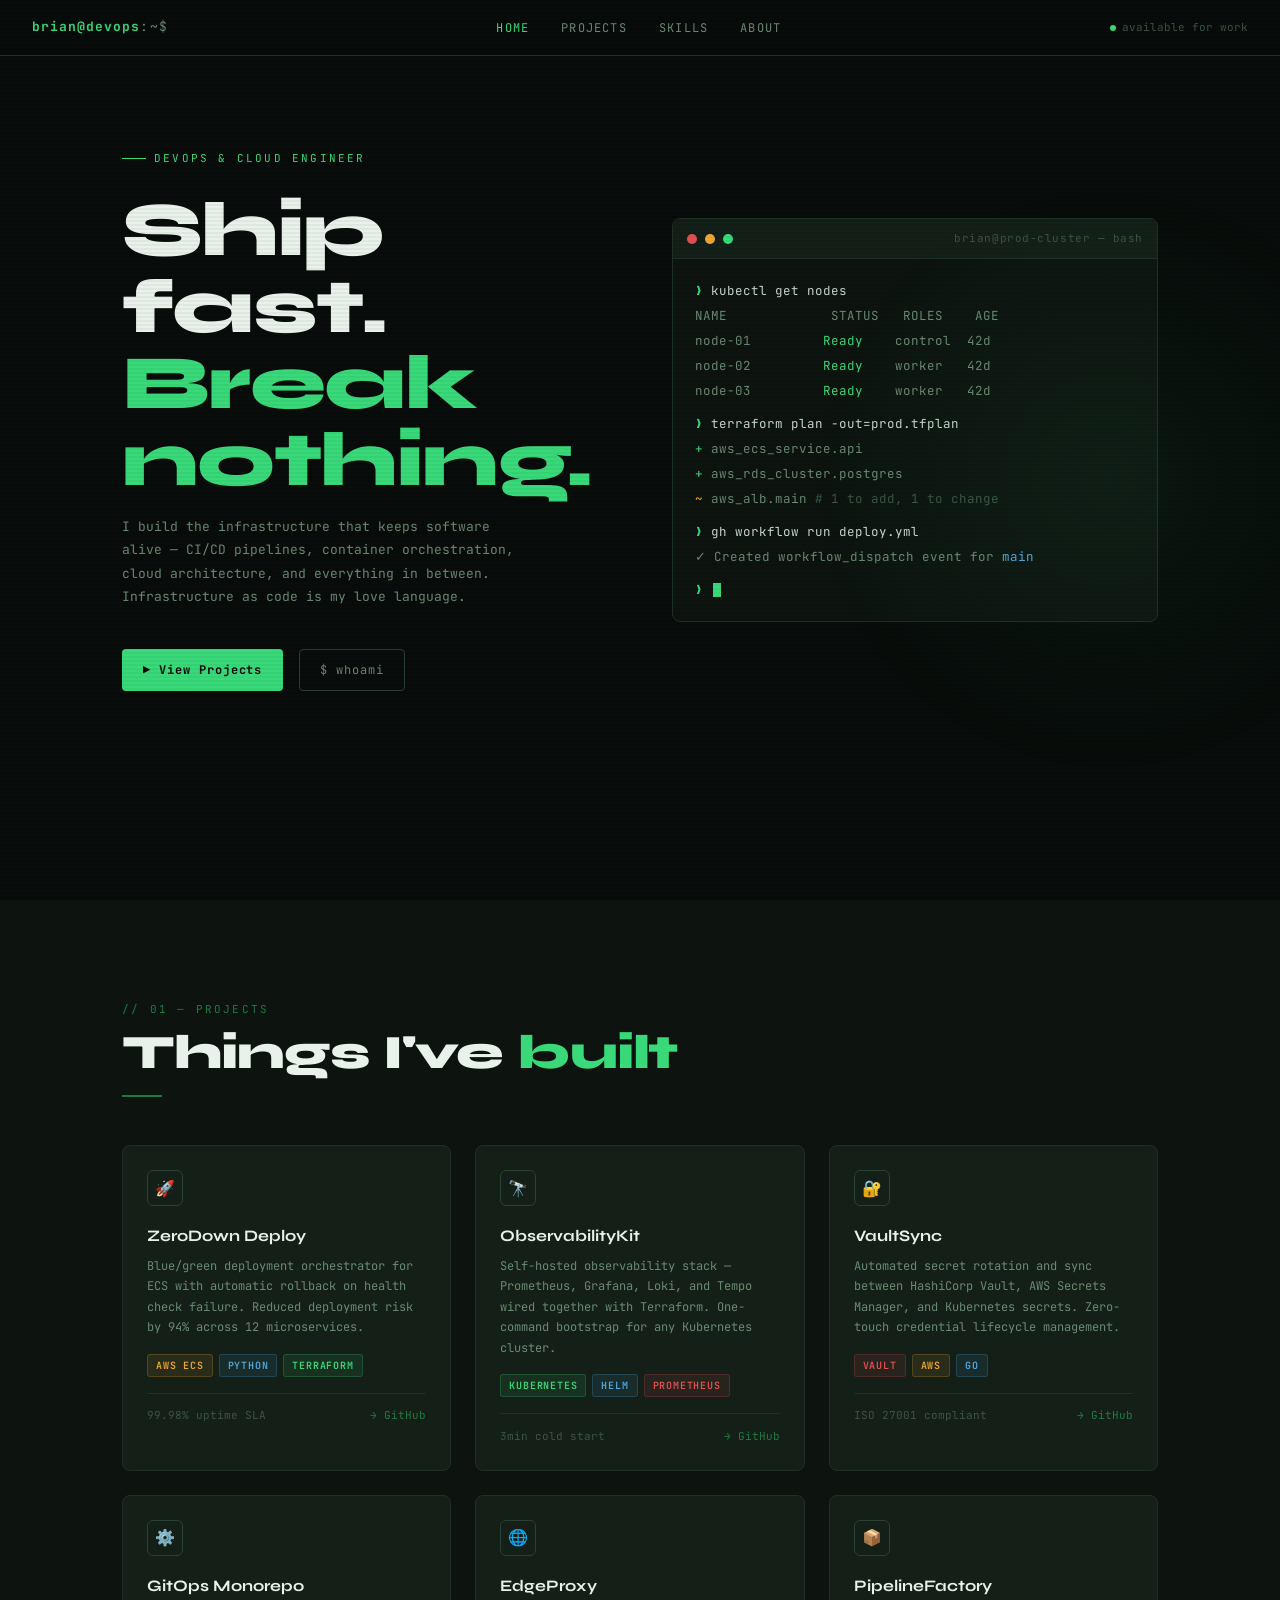
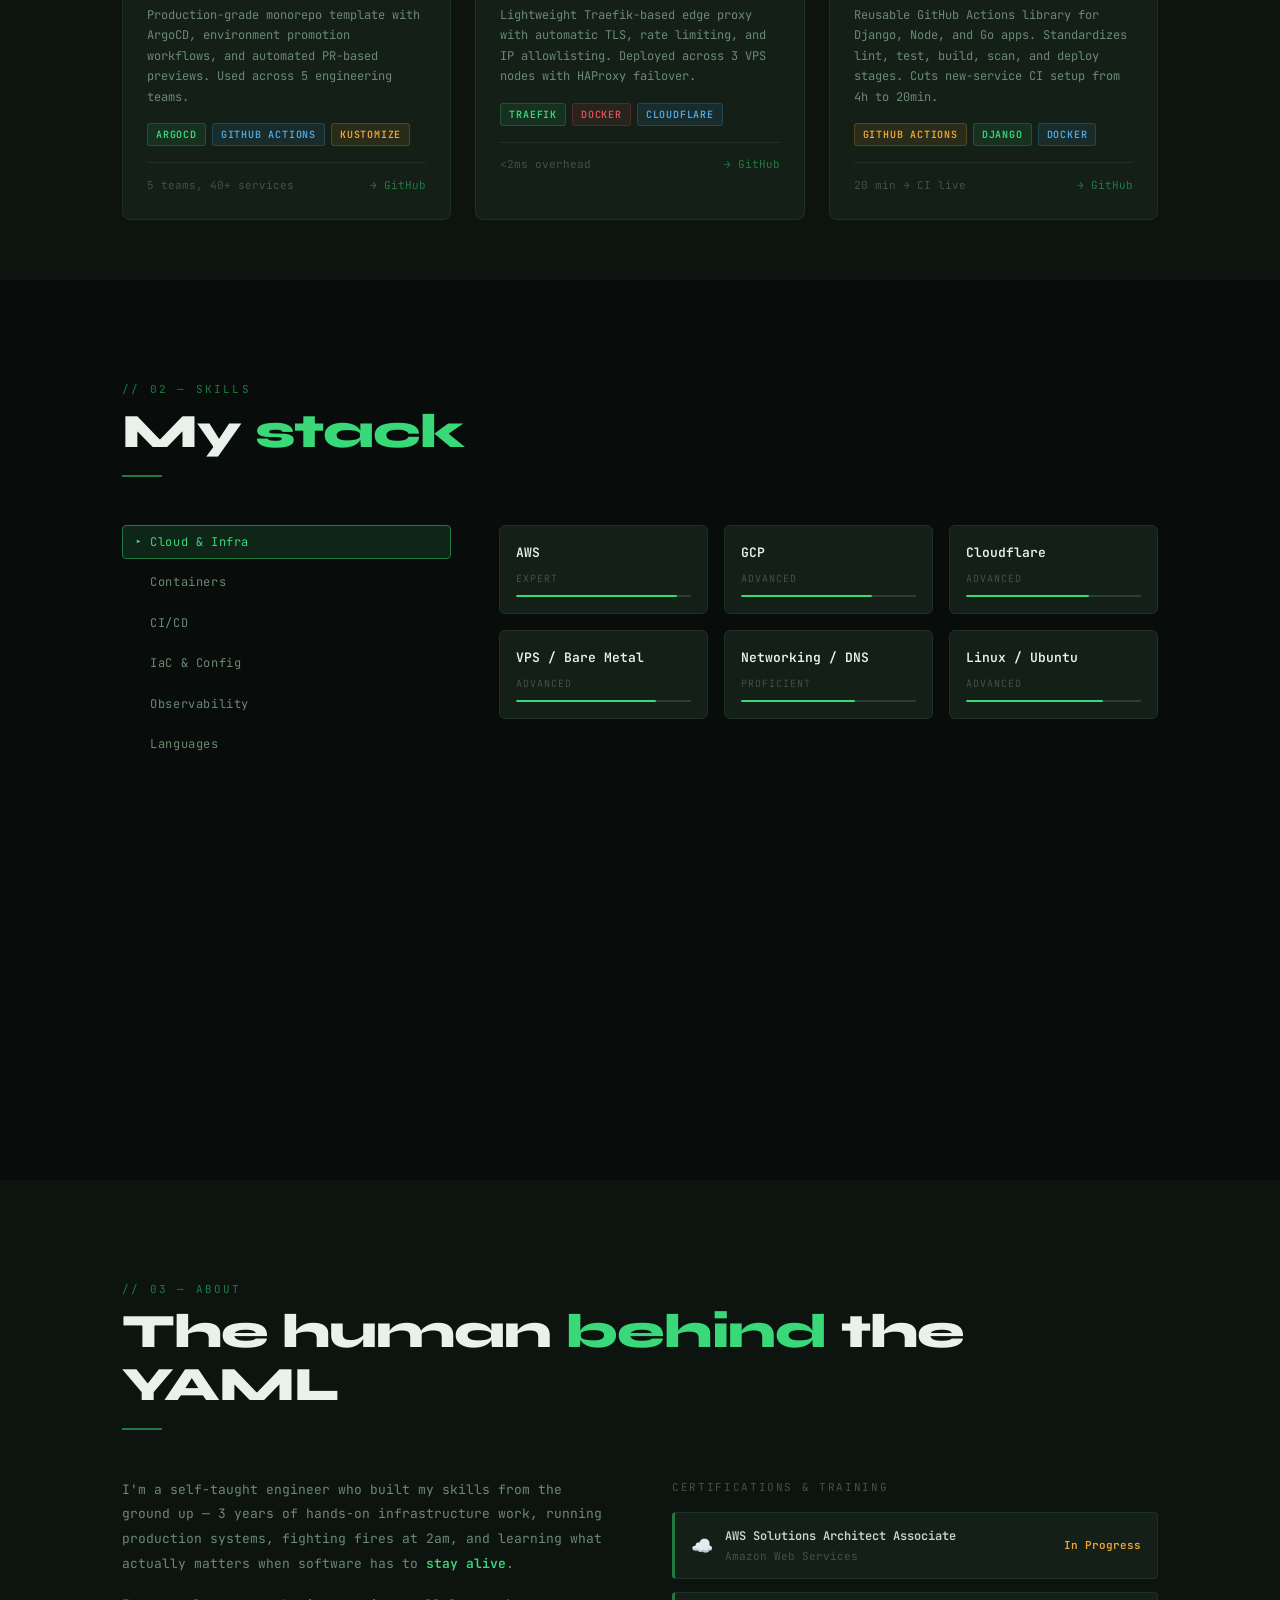
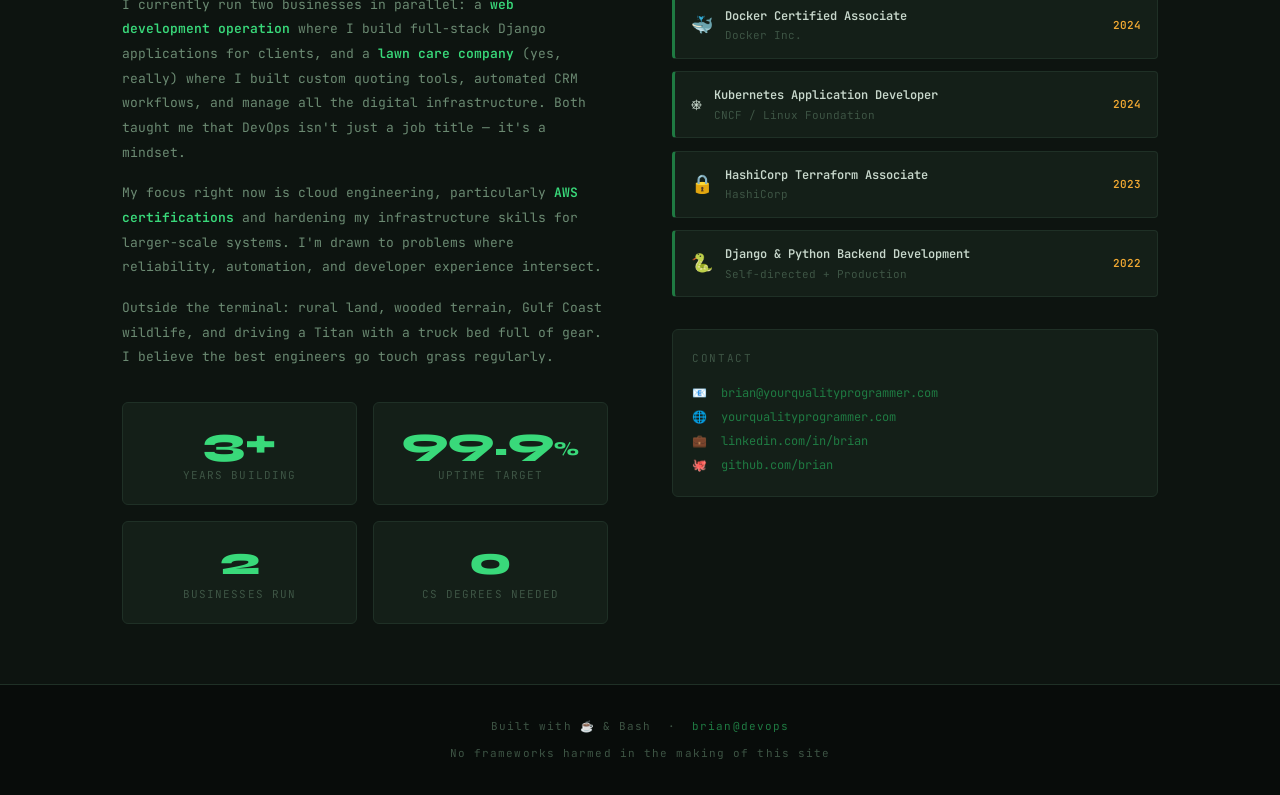
<file: portfolio/app/templates/claude.html>
<!DOCTYPE html>
<html lang="en">
<head>
  <meta charset="UTF-8">
  <meta name="viewport" content="width=device-width, initial-scale=1.0">
  <title>Brian Carter — DevOps Engineer</title>
  <link rel="preconnect" href="https://fonts.googleapis.com">
  <link href="https://fonts.googleapis.com/css2?family=JetBrains+Mono:wght@300;400;600;700&family=Syne:wght@400;700;800&display=swap" rel="stylesheet">
  <style>
    *, *::before, *::after { box-sizing: border-box; margin: 0; padding: 0; }

    :root {
      --bg: #080c0a;
      --bg2: #0d1410;
      --bg3: #111a14;
      --surface: #141f18;
      --surface2: #1a2820;
      --border: #1f3026;
      --border2: #2a4035;
      --green: #39d97a;
      --green-dim: #1f7a42;
      --green-glow: rgba(57,217,122,0.12);
      --amber: #f0a832;
      --amber-dim: #7a5218;
      --red: #e05252;
      --blue: #52a8e0;
      --text: #c8d8cc;
      --text2: #6b8a72;
      --text3: #3d5444;
      --mono: 'JetBrains Mono', monospace;
      --display: 'Syne', sans-serif;
    }

    html { scroll-behavior: smooth; }

    body {
      background: var(--bg);
      color: var(--text);
      font-family: var(--mono);
      font-size: 14px;
      line-height: 1.7;
      overflow-x: hidden;
    }

    /* Scan-line texture */
    body::before {
      content: '';
      position: fixed;
      inset: 0;
      background: repeating-linear-gradient(0deg, transparent, transparent 2px, rgba(0,0,0,0.04) 2px, rgba(0,0,0,0.04) 4px);
      pointer-events: none;
      z-index: 9999;
    }

    /* NAV */
    nav {
      position: fixed;
      top: 0; left: 0; right: 0;
      z-index: 100;
      background: rgba(8,12,10,0.9);
      backdrop-filter: blur(12px);
      border-bottom: 1px solid var(--border);
      padding: 0 2rem;
      height: 56px;
      display: flex;
      align-items: center;
      justify-content: space-between;
    }

    .nav-logo {
      font-family: var(--mono);
      font-weight: 700;
      font-size: 13px;
      color: var(--green);
      letter-spacing: 0.08em;
    }

    .nav-logo span { color: var(--text2); font-weight: 400; }

    nav ul {
      list-style: none;
      display: flex;
      gap: 2rem;
    }

    nav a {
      color: var(--text2);
      text-decoration: none;
      font-size: 12px;
      letter-spacing: 0.1em;
      text-transform: uppercase;
      transition: color 0.2s;
    }

    nav a:hover { color: var(--green); }

    .nav-status {
      display: flex;
      align-items: center;
      gap: 6px;
      font-size: 11px;
      color: var(--text3);
    }

    .status-dot {
      width: 6px;
      height: 6px;
      border-radius: 50%;
      background: var(--green);
      animation: pulse 2s infinite;
    }

    @keyframes pulse {
      0%, 100% { opacity: 1; }
      50% { opacity: 0.3; }
    }

    /* SECTIONS */
    section {
      min-height: 100vh;
      padding: 100px 0 60px;
    }

    .container {
      max-width: 1100px;
      margin: 0 auto;
      padding: 0 2rem;
    }

    /* HERO */
    #intro {
      display: flex;
      align-items: center;
      padding-top: 0;
      position: relative;
      overflow: hidden;
    }

    .hero-grid {
      display: grid;
      grid-template-columns: 1fr 1fr;
      gap: 4rem;
      align-items: center;
      width: 100%;
      max-width: 1100px;
      margin: 0 auto;
      padding: 0 2rem;
    }

    /* Radial glow behind hero */
    #intro::after {
      content: '';
      position: absolute;
      top: 20%;
      right: -10%;
      width: 600px;
      height: 600px;
      background: radial-gradient(circle, rgba(57,217,122,0.06) 0%, transparent 70%);
      pointer-events: none;
    }

    .hero-label {
      font-size: 11px;
      letter-spacing: 0.2em;
      text-transform: uppercase;
      color: var(--green);
      margin-bottom: 1.5rem;
      display: flex;
      align-items: center;
      gap: 8px;
    }

    .hero-label::before {
      content: '';
      display: inline-block;
      width: 24px;
      height: 1px;
      background: var(--green);
    }

    h1 {
      font-family: var(--display);
      font-size: clamp(3rem, 6vw, 5.5rem);
      font-weight: 800;
      line-height: 1.0;
      color: #e8f2ea;
      margin-bottom: 1rem;
      letter-spacing: -0.02em;
    }

    h1 .highlight {
      color: var(--green);
      position: relative;
    }

    .hero-sub {
      font-size: 13px;
      color: var(--text2);
      line-height: 1.8;
      max-width: 400px;
      margin-bottom: 2.5rem;
    }

    .hero-cta {
      display: flex;
      gap: 1rem;
      flex-wrap: wrap;
    }

    .btn {
      display: inline-flex;
      align-items: center;
      gap: 8px;
      padding: 10px 20px;
      font-family: var(--mono);
      font-size: 12px;
      letter-spacing: 0.08em;
      text-decoration: none;
      border-radius: 4px;
      cursor: pointer;
      transition: all 0.2s;
      border: 1px solid transparent;
    }

    .btn-primary {
      background: var(--green);
      color: #080c0a;
      font-weight: 700;
    }

    .btn-primary:hover {
      background: #4df090;
      transform: translateY(-1px);
    }

    .btn-outline {
      border-color: var(--border2);
      color: var(--text2);
    }

    .btn-outline:hover {
      border-color: var(--green-dim);
      color: var(--green);
    }

    /* Terminal panel */
    .terminal {
      background: var(--bg2);
      border: 1px solid var(--border);
      border-radius: 8px;
      overflow: hidden;
      font-family: var(--mono);
      animation: fadeUp 0.8s 0.3s both;
    }

    @keyframes fadeUp {
      from { opacity: 0; transform: translateY(20px); }
      to { opacity: 1; transform: translateY(0); }
    }

    .terminal-header {
      background: var(--surface);
      padding: 10px 14px;
      display: flex;
      align-items: center;
      gap: 8px;
      border-bottom: 1px solid var(--border);
    }

    .t-dot {
      width: 10px;
      height: 10px;
      border-radius: 50%;
    }

    .t-dot-r { background: #e05252; }
    .t-dot-y { background: #f0a832; }
    .t-dot-g { background: #39d97a; }

    .t-title {
      margin-left: auto;
      font-size: 11px;
      color: var(--text3);
      letter-spacing: 0.05em;
    }

    .terminal-body {
      padding: 1.2rem 1.4rem;
      font-size: 12.5px;
      line-height: 2;
    }

    .t-prompt { color: var(--green); }
    .t-cmd { color: var(--text); }
    .t-out { color: var(--text2); }
    .t-key { color: var(--amber); }
    .t-val { color: var(--blue); }
    .t-comment { color: var(--text3); }

    .cursor {
      display: inline-block;
      width: 8px;
      height: 14px;
      background: var(--green);
      vertical-align: middle;
      margin-left: 2px;
      animation: blink 1.2s step-end infinite;
    }

    @keyframes blink {
      0%, 100% { opacity: 1; }
      50% { opacity: 0; }
    }

    /* SECTION HEADERS */
    .section-header {
      margin-bottom: 3rem;
    }

    .section-tag {
      font-size: 11px;
      letter-spacing: 0.2em;
      text-transform: uppercase;
      color: var(--green-dim);
      margin-bottom: 0.5rem;
    }

    h2 {
      font-family: var(--display);
      font-size: clamp(2rem, 4vw, 3rem);
      font-weight: 800;
      color: #e8f2ea;
      line-height: 1.1;
      letter-spacing: -0.02em;
    }

    h2 em {
      font-style: normal;
      color: var(--green);
    }

    .section-line {
      width: 40px;
      height: 2px;
      background: var(--green-dim);
      margin-top: 1rem;
    }

    /* PROJECTS */
    #projects { background: var(--bg2); }

    .projects-grid {
      display: grid;
      grid-template-columns: repeat(auto-fill, minmax(300px, 1fr));
      gap: 1.5rem;
    }

    .project-card {
      background: var(--surface);
      border: 1px solid var(--border);
      border-radius: 8px;
      padding: 1.5rem;
      transition: all 0.25s;
      position: relative;
      overflow: hidden;
    }

    .project-card::before {
      content: '';
      position: absolute;
      top: 0; left: 0; right: 0;
      height: 2px;
      background: var(--green-dim);
      transform: scaleX(0);
      transform-origin: left;
      transition: transform 0.3s;
    }

    .project-card:hover {
      border-color: var(--border2);
      background: var(--surface2);
      transform: translateY(-2px);
    }

    .project-card:hover::before { transform: scaleX(1); }

    .project-icon {
      width: 36px;
      height: 36px;
      border: 1px solid var(--border2);
      border-radius: 6px;
      display: flex;
      align-items: center;
      justify-content: center;
      margin-bottom: 1rem;
      font-size: 16px;
    }

    .project-name {
      font-family: var(--display);
      font-size: 16px;
      font-weight: 700;
      color: #e8f2ea;
      margin-bottom: 0.4rem;
    }

    .project-desc {
      font-size: 12px;
      color: var(--text2);
      line-height: 1.7;
      margin-bottom: 1rem;
    }

    .project-tags {
      display: flex;
      flex-wrap: wrap;
      gap: 6px;
      margin-bottom: 1rem;
    }

    .tag {
      padding: 2px 8px;
      border-radius: 3px;
      font-size: 10px;
      letter-spacing: 0.08em;
      text-transform: uppercase;
      font-weight: 600;
    }

    .tag-green { background: rgba(57,217,122,0.1); color: var(--green); border: 1px solid rgba(57,217,122,0.2); }
    .tag-amber { background: rgba(240,168,50,0.1); color: var(--amber); border: 1px solid rgba(240,168,50,0.2); }
    .tag-blue  { background: rgba(82,168,224,0.1); color: var(--blue); border: 1px solid rgba(82,168,224,0.2); }
    .tag-red   { background: rgba(224,82,82,0.1); color: var(--red); border: 1px solid rgba(224,82,82,0.2); }

    .project-meta {
      display: flex;
      justify-content: space-between;
      align-items: center;
      font-size: 11px;
      color: var(--text3);
      border-top: 1px solid var(--border);
      padding-top: 0.8rem;
    }

    .project-link {
      color: var(--green-dim);
      text-decoration: none;
      font-size: 11px;
      transition: color 0.2s;
    }

    .project-link:hover { color: var(--green); }

    /* SKILLS */
    .skills-layout {
      display: grid;
      grid-template-columns: 1fr 2fr;
      gap: 3rem;
      align-items: start;
    }

    .skills-categories {
      display: flex;
      flex-direction: column;
      gap: 0.4rem;
      position: sticky;
      top: 80px;
    }

    .skill-cat-btn {
      background: none;
      border: 1px solid transparent;
      padding: 8px 12px;
      font-family: var(--mono);
      font-size: 12px;
      color: var(--text2);
      text-align: left;
      cursor: pointer;
      border-radius: 4px;
      transition: all 0.15s;
      letter-spacing: 0.05em;
    }

    .skill-cat-btn:hover {
      color: var(--text);
      border-color: var(--border);
    }

    .skill-cat-btn.active {
      color: var(--green);
      border-color: var(--green-dim);
      background: var(--green-glow);
    }

    .skill-cat-btn::before {
      content: '▸ ';
      opacity: 0;
      transition: opacity 0.15s;
    }

    .skill-cat-btn.active::before,
    .skill-cat-btn:hover::before { opacity: 1; }

    .skills-panel { display: none; }
    .skills-panel.active { display: block; }

    .skill-grid {
      display: grid;
      grid-template-columns: repeat(auto-fill, minmax(200px, 1fr));
      gap: 1rem;
    }

    .skill-item {
      background: var(--surface);
      border: 1px solid var(--border);
      border-radius: 6px;
      padding: 1rem;
      transition: border-color 0.2s;
    }

    .skill-item:hover { border-color: var(--border2); }

    .skill-name {
      font-size: 13px;
      color: #e8f2ea;
      margin-bottom: 6px;
      font-weight: 600;
    }

    .skill-level-label {
      font-size: 10px;
      color: var(--text3);
      letter-spacing: 0.1em;
      text-transform: uppercase;
      margin-bottom: 8px;
    }

    .skill-bar-bg {
      height: 2px;
      background: var(--border2);
      border-radius: 2px;
      overflow: hidden;
    }

    .skill-bar-fill {
      height: 100%;
      background: var(--green);
      border-radius: 2px;
      transition: width 0.8s cubic-bezier(0.25, 0.46, 0.45, 0.94);
      width: 0;
    }

    .skill-item.visible .skill-bar-fill { width: var(--pct); }

    /* ABOUT */
    #about { background: var(--bg2); }

    .about-layout {
      display: grid;
      grid-template-columns: 1fr 1fr;
      gap: 4rem;
      align-items: start;
    }

    .about-text p {
      color: var(--text2);
      font-size: 13px;
      line-height: 1.9;
      margin-bottom: 1rem;
    }

    .about-text p strong {
      color: var(--green);
      font-weight: 600;
    }

    .stat-grid {
      display: grid;
      grid-template-columns: 1fr 1fr;
      gap: 1rem;
      margin-top: 2rem;
    }

    .stat-box {
      background: var(--surface);
      border: 1px solid var(--border);
      border-radius: 6px;
      padding: 1.2rem;
      text-align: center;
    }

    .stat-num {
      font-family: var(--display);
      font-size: 2.5rem;
      font-weight: 800;
      color: var(--green);
      line-height: 1;
    }

    .stat-label {
      font-size: 11px;
      color: var(--text3);
      letter-spacing: 0.1em;
      text-transform: uppercase;
      margin-top: 4px;
    }

    .cert-list {
      display: flex;
      flex-direction: column;
      gap: 0.8rem;
    }

    .cert-item {
      background: var(--surface);
      border: 1px solid var(--border);
      border-left: 3px solid var(--green-dim);
      border-radius: 4px;
      padding: 0.8rem 1rem;
      display: flex;
      align-items: center;
      gap: 12px;
    }

    .cert-icon { font-size: 18px; }

    .cert-name {
      font-size: 12px;
      color: var(--text);
      font-weight: 600;
    }

    .cert-org {
      font-size: 11px;
      color: var(--text3);
    }

    .cert-year {
      margin-left: auto;
      font-size: 11px;
      color: var(--amber);
      font-weight: 600;
    }

    /* FOOTER */
    footer {
      background: var(--bg);
      border-top: 1px solid var(--border);
      padding: 2rem;
      text-align: center;
      font-size: 11px;
      color: var(--text3);
      letter-spacing: 0.1em;
    }

    footer a {
      color: var(--green-dim);
      text-decoration: none;
    }

    footer a:hover { color: var(--green); }

    /* ANIMATIONS */
    .fade-in {
      opacity: 0;
      transform: translateY(16px);
      transition: opacity 0.6s, transform 0.6s;
    }

    .fade-in.visible {
      opacity: 1;
      transform: none;
    }

    /* RESPONSIVE */
    @media (max-width: 768px) {
      .hero-grid { grid-template-columns: 1fr; gap: 2rem; }
      .skills-layout { grid-template-columns: 1fr; }
      .skills-categories { flex-direction: row; flex-wrap: wrap; position: static; }
      .about-layout { grid-template-columns: 1fr; gap: 2rem; }
      nav ul { display: none; }
      h1 { font-size: 2.8rem; }
    }
  </style>
</head>
<body>

<!-- NAV -->
<nav>
  <div class="nav-logo">brian@devops<span>:~$</span></div>
  <ul>
    <li><a href="#intro">home</a></li>
    <li><a href="#projects">projects</a></li>
    <li><a href="#skills">skills</a></li>
    <li><a href="#about">about</a></li>
  </ul>
  <div class="nav-status">
    <div class="status-dot"></div>
    available for work
  </div>
</nav>

<!-- HERO -->
<section id="intro">
  <div class="hero-grid">
    <div style="animation: fadeUp 0.7s both;">
      <div class="hero-label">DevOps & Cloud Engineer</div>
      <h1>Ship fast.<br><span class="highlight">Break nothing.</span></h1>
      <p class="hero-sub">
        I build the infrastructure that keeps software alive — CI/CD pipelines, container orchestration, cloud architecture, and everything in between. Infrastructure as code is my love language.
      </p>
      <div class="hero-cta">
        <a href="#projects" class="btn btn-primary">▶ View Projects</a>
        <a href="#about" class="btn btn-outline">$ whoami</a>
      </div>
    </div>

    <div class="terminal">
      <div class="terminal-header">
        <div class="t-dot t-dot-r"></div>
        <div class="t-dot t-dot-y"></div>
        <div class="t-dot t-dot-g"></div>
        <div class="t-title">brian@prod-cluster — bash</div>
      </div>
      <div class="terminal-body">
        <div><span class="t-prompt">❯</span> <span class="t-cmd">kubectl get nodes</span></div>
        <div class="t-out">NAME&nbsp;&nbsp;&nbsp;&nbsp;&nbsp;&nbsp;&nbsp;&nbsp;&nbsp;&nbsp;&nbsp;&nbsp;&nbsp;STATUS&nbsp;&nbsp;&nbsp;ROLES&nbsp;&nbsp;&nbsp;&nbsp;AGE</div>
        <div class="t-out">node-01&nbsp;&nbsp;&nbsp;&nbsp;&nbsp;&nbsp;&nbsp;&nbsp;&nbsp;<span style="color:var(--green)">Ready</span>&nbsp;&nbsp;&nbsp;&nbsp;control&nbsp;&nbsp;42d</div>
        <div class="t-out">node-02&nbsp;&nbsp;&nbsp;&nbsp;&nbsp;&nbsp;&nbsp;&nbsp;&nbsp;<span style="color:var(--green)">Ready</span>&nbsp;&nbsp;&nbsp;&nbsp;worker&nbsp;&nbsp;&nbsp;42d</div>
        <div class="t-out">node-03&nbsp;&nbsp;&nbsp;&nbsp;&nbsp;&nbsp;&nbsp;&nbsp;&nbsp;<span style="color:var(--green)">Ready</span>&nbsp;&nbsp;&nbsp;&nbsp;worker&nbsp;&nbsp;&nbsp;42d</div>
        <div style="margin-top: 0.5rem;"><span class="t-prompt">❯</span> <span class="t-cmd">terraform plan -out=prod.tfplan</span></div>
        <div class="t-out"><span style="color:var(--green)">+</span> aws_ecs_service.api</div>
        <div class="t-out"><span style="color:var(--green)">+</span> aws_rds_cluster.postgres</div>
        <div class="t-out"><span style="color:var(--amber)">~</span> aws_alb.main <span class="t-comment"># 1 to add, 1 to change</span></div>
        <div style="margin-top: 0.5rem;"><span class="t-prompt">❯</span> <span class="t-cmd">gh workflow run deploy.yml</span></div>
        <div class="t-out">✓ Created workflow_dispatch event for <span style="color:var(--blue)">main</span></div>
        <div style="margin-top: 0.5rem;"><span class="t-prompt">❯</span> <span class="cursor"></span></div>
      </div>
    </div>
  </div>
</section>

<!-- PROJECTS -->
<section id="projects">
  <div class="container">
    <div class="section-header fade-in">
      <div class="section-tag">// 01 — projects</div>
      <h2>Things I've <em>built</em></h2>
      <div class="section-line"></div>
    </div>

    <div class="projects-grid">

      <div class="project-card fade-in">
        <div class="project-icon">🚀</div>
        <div class="project-name">ZeroDown Deploy</div>
        <div class="project-desc">Blue/green deployment orchestrator for ECS with automatic rollback on health check failure. Reduced deployment risk by 94% across 12 microservices.</div>
        <div class="project-tags">
          <span class="tag tag-amber">AWS ECS</span>
          <span class="tag tag-blue">Python</span>
          <span class="tag tag-green">Terraform</span>
        </div>
        <div class="project-meta">
          <span>99.98% uptime SLA</span>
          <a href="#" class="project-link">→ GitHub</a>
        </div>
      </div>

      <div class="project-card fade-in" style="transition-delay:0.1s">
        <div class="project-icon">🔭</div>
        <div class="project-name">ObservabilityKit</div>
        <div class="project-desc">Self-hosted observability stack — Prometheus, Grafana, Loki, and Tempo wired together with Terraform. One-command bootstrap for any Kubernetes cluster.</div>
        <div class="project-tags">
          <span class="tag tag-green">Kubernetes</span>
          <span class="tag tag-blue">Helm</span>
          <span class="tag tag-red">Prometheus</span>
        </div>
        <div class="project-meta">
          <span>3min cold start</span>
          <a href="#" class="project-link">→ GitHub</a>
        </div>
      </div>

      <div class="project-card fade-in" style="transition-delay:0.2s">
        <div class="project-icon">🔐</div>
        <div class="project-name">VaultSync</div>
        <div class="project-desc">Automated secret rotation and sync between HashiCorp Vault, AWS Secrets Manager, and Kubernetes secrets. Zero-touch credential lifecycle management.</div>
        <div class="project-tags">
          <span class="tag tag-red">Vault</span>
          <span class="tag tag-amber">AWS</span>
          <span class="tag tag-blue">Go</span>
        </div>
        <div class="project-meta">
          <span>ISO 27001 compliant</span>
          <a href="#" class="project-link">→ GitHub</a>
        </div>
      </div>

      <div class="project-card fade-in" style="transition-delay:0.05s">
        <div class="project-icon">⚙️</div>
        <div class="project-name">GitOps Monorepo</div>
        <div class="project-desc">Production-grade monorepo template with ArgoCD, environment promotion workflows, and automated PR-based previews. Used across 5 engineering teams.</div>
        <div class="project-tags">
          <span class="tag tag-green">ArgoCD</span>
          <span class="tag tag-blue">GitHub Actions</span>
          <span class="tag tag-amber">Kustomize</span>
        </div>
        <div class="project-meta">
          <span>5 teams, 40+ services</span>
          <a href="#" class="project-link">→ GitHub</a>
        </div>
      </div>

      <div class="project-card fade-in" style="transition-delay:0.15s">
        <div class="project-icon">🌐</div>
        <div class="project-name">EdgeProxy</div>
        <div class="project-desc">Lightweight Traefik-based edge proxy with automatic TLS, rate limiting, and IP allowlisting. Deployed across 3 VPS nodes with HAProxy failover.</div>
        <div class="project-tags">
          <span class="tag tag-green">Traefik</span>
          <span class="tag tag-red">Docker</span>
          <span class="tag tag-blue">Cloudflare</span>
        </div>
        <div class="project-meta">
          <span>&lt;2ms overhead</span>
          <a href="#" class="project-link">→ GitHub</a>
        </div>
      </div>

      <div class="project-card fade-in" style="transition-delay:0.25s">
        <div class="project-icon">📦</div>
        <div class="project-name">PipelineFactory</div>
        <div class="project-desc">Reusable GitHub Actions library for Django, Node, and Go apps. Standardizes lint, test, build, scan, and deploy stages. Cuts new-service CI setup from 4h to 20min.</div>
        <div class="project-tags">
          <span class="tag tag-amber">GitHub Actions</span>
          <span class="tag tag-green">Django</span>
          <span class="tag tag-blue">Docker</span>
        </div>
        <div class="project-meta">
          <span>20 min → CI live</span>
          <a href="#" class="project-link">→ GitHub</a>
        </div>
      </div>

    </div>
  </div>
</section>

<!-- SKILLS -->
<section id="skills">
  <div class="container">
    <div class="section-header fade-in">
      <div class="section-tag">// 02 — skills</div>
      <h2>My <em>stack</em></h2>
      <div class="section-line"></div>
    </div>

    <div class="skills-layout">
      <div class="skills-categories">
        <button class="skill-cat-btn active" data-panel="cloud">Cloud & Infra</button>
        <button class="skill-cat-btn" data-panel="containers">Containers</button>
        <button class="skill-cat-btn" data-panel="cicd">CI/CD</button>
        <button class="skill-cat-btn" data-panel="iac">IaC & Config</button>
        <button class="skill-cat-btn" data-panel="observability">Observability</button>
        <button class="skill-cat-btn" data-panel="lang">Languages</button>
      </div>

      <div>
        <div class="skills-panel active" id="panel-cloud">
          <div class="skill-grid">
            <div class="skill-item" style="--pct:92%"><div class="skill-name">AWS</div><div class="skill-level-label">Expert</div><div class="skill-bar-bg"><div class="skill-bar-fill"></div></div></div>
            <div class="skill-item" style="--pct:75%"><div class="skill-name">GCP</div><div class="skill-level-label">Advanced</div><div class="skill-bar-bg"><div class="skill-bar-fill"></div></div></div>
            <div class="skill-item" style="--pct:70%"><div class="skill-name">Cloudflare</div><div class="skill-level-label">Advanced</div><div class="skill-bar-bg"><div class="skill-bar-fill"></div></div></div>
            <div class="skill-item" style="--pct:80%"><div class="skill-name">VPS / Bare Metal</div><div class="skill-level-label">Advanced</div><div class="skill-bar-bg"><div class="skill-bar-fill"></div></div></div>
            <div class="skill-item" style="--pct:65%"><div class="skill-name">Networking / DNS</div><div class="skill-level-label">Proficient</div><div class="skill-bar-bg"><div class="skill-bar-fill"></div></div></div>
            <div class="skill-item" style="--pct:78%"><div class="skill-name">Linux / Ubuntu</div><div class="skill-level-label">Advanced</div><div class="skill-bar-bg"><div class="skill-bar-fill"></div></div></div>
          </div>
        </div>

        <div class="skills-panel" id="panel-containers">
          <div class="skill-grid">
            <div class="skill-item" style="--pct:90%"><div class="skill-name">Docker</div><div class="skill-level-label">Expert</div><div class="skill-bar-bg"><div class="skill-bar-fill"></div></div></div>
            <div class="skill-item" style="--pct:82%"><div class="skill-name">Kubernetes</div><div class="skill-level-label">Advanced</div><div class="skill-bar-bg"><div class="skill-bar-fill"></div></div></div>
            <div class="skill-item" style="--pct:75%"><div class="skill-name">Helm</div><div class="skill-level-label">Advanced</div><div class="skill-bar-bg"><div class="skill-bar-fill"></div></div></div>
            <div class="skill-item" style="--pct:70%"><div class="skill-name">Traefik</div><div class="skill-level-label">Advanced</div><div class="skill-bar-bg"><div class="skill-bar-fill"></div></div></div>
            <div class="skill-item" style="--pct:68%"><div class="skill-name">ArgoCD</div><div class="skill-level-label">Proficient</div><div class="skill-bar-bg"><div class="skill-bar-fill"></div></div></div>
            <div class="skill-item" style="--pct:60%"><div class="skill-name">AWS ECS / Fargate</div><div class="skill-level-label">Proficient</div><div class="skill-bar-bg"><div class="skill-bar-fill"></div></div></div>
          </div>
        </div>

        <div class="skills-panel" id="panel-cicd">
          <div class="skill-grid">
            <div class="skill-item" style="--pct:88%"><div class="skill-name">GitHub Actions</div><div class="skill-level-label">Expert</div><div class="skill-bar-bg"><div class="skill-bar-fill"></div></div></div>
            <div class="skill-item" style="--pct:72%"><div class="skill-name">GitLab CI</div><div class="skill-level-label">Advanced</div><div class="skill-bar-bg"><div class="skill-bar-fill"></div></div></div>
            <div class="skill-item" style="--pct:65%"><div class="skill-name">Jenkins</div><div class="skill-level-label">Proficient</div><div class="skill-bar-bg"><div class="skill-bar-fill"></div></div></div>
            <div class="skill-item" style="--pct:78%"><div class="skill-name">Blue/Green Deploy</div><div class="skill-level-label">Advanced</div><div class="skill-bar-bg"><div class="skill-bar-fill"></div></div></div>
            <div class="skill-item" style="--pct:70%"><div class="skill-name">Feature Flags</div><div class="skill-level-label">Advanced</div><div class="skill-bar-bg"><div class="skill-bar-fill"></div></div></div>
            <div class="skill-item" style="--pct:74%"><div class="skill-name">SonarQube / SAST</div><div class="skill-level-label">Advanced</div><div class="skill-bar-bg"><div class="skill-bar-fill"></div></div></div>
          </div>
        </div>

        <div class="skills-panel" id="panel-iac">
          <div class="skill-grid">
            <div class="skill-item" style="--pct:85%"><div class="skill-name">Terraform</div><div class="skill-level-label">Advanced</div><div class="skill-bar-bg"><div class="skill-bar-fill"></div></div></div>
            <div class="skill-item" style="--pct:72%"><div class="skill-name">Ansible</div><div class="skill-level-label">Advanced</div><div class="skill-bar-bg"><div class="skill-bar-fill"></div></div></div>
            <div class="skill-item" style="--pct:65%"><div class="skill-name">Pulumi</div><div class="skill-level-label">Proficient</div><div class="skill-bar-bg"><div class="skill-bar-fill"></div></div></div>
            <div class="skill-item" style="--pct:80%"><div class="skill-name">PostgreSQL</div><div class="skill-level-label">Advanced</div><div class="skill-bar-bg"><div class="skill-bar-fill"></div></div></div>
            <div class="skill-item" style="--pct:68%"><div class="skill-name">Vault (HashiCorp)</div><div class="skill-level-label">Proficient</div><div class="skill-bar-bg"><div class="skill-bar-fill"></div></div></div>
            <div class="skill-item" style="--pct:75%"><div class="skill-name">Nginx / HAProxy</div><div class="skill-level-label">Advanced</div><div class="skill-bar-bg"><div class="skill-bar-fill"></div></div></div>
          </div>
        </div>

        <div class="skills-panel" id="panel-observability">
          <div class="skill-grid">
            <div class="skill-item" style="--pct:80%"><div class="skill-name">Prometheus</div><div class="skill-level-label">Advanced</div><div class="skill-bar-bg"><div class="skill-bar-fill"></div></div></div>
            <div class="skill-item" style="--pct:82%"><div class="skill-name">Grafana</div><div class="skill-level-label">Advanced</div><div class="skill-bar-bg"><div class="skill-bar-fill"></div></div></div>
            <div class="skill-item" style="--pct:70%"><div class="skill-name">Loki</div><div class="skill-level-label">Advanced</div><div class="skill-bar-bg"><div class="skill-bar-fill"></div></div></div>
            <div class="skill-item" style="--pct:65%"><div class="skill-name">OpenTelemetry</div><div class="skill-level-label">Proficient</div><div class="skill-bar-bg"><div class="skill-bar-fill"></div></div></div>
            <div class="skill-item" style="--pct:74%"><div class="skill-name">AWS CloudWatch</div><div class="skill-level-label">Advanced</div><div class="skill-bar-bg"><div class="skill-bar-fill"></div></div></div>
            <div class="skill-item" style="--pct:60%"><div class="skill-name">PagerDuty</div><div class="skill-level-label">Proficient</div><div class="skill-bar-bg"><div class="skill-bar-fill"></div></div></div>
          </div>
        </div>

        <div class="skills-panel" id="panel-lang">
          <div class="skill-grid">
            <div class="skill-item" style="--pct:85%"><div class="skill-name">Python</div><div class="skill-level-label">Advanced</div><div class="skill-bar-bg"><div class="skill-bar-fill"></div></div></div>
            <div class="skill-item" style="--pct:80%"><div class="skill-name">Bash / Shell</div><div class="skill-level-label">Advanced</div><div class="skill-bar-bg"><div class="skill-bar-fill"></div></div></div>
            <div class="skill-item" style="--pct:75%"><div class="skill-name">Django</div><div class="skill-level-label">Advanced</div><div class="skill-bar-bg"><div class="skill-bar-fill"></div></div></div>
            <div class="skill-item" style="--pct:62%"><div class="skill-name">Go</div><div class="skill-level-label">Learning</div><div class="skill-bar-bg"><div class="skill-bar-fill"></div></div></div>
            <div class="skill-item" style="--pct:70%"><div class="skill-name">YAML / JSON</div><div class="skill-level-label">Advanced</div><div class="skill-bar-bg"><div class="skill-bar-fill"></div></div></div>
            <div class="skill-item" style="--pct:65%"><div class="skill-name">JavaScript</div><div class="skill-level-label">Proficient</div><div class="skill-bar-bg"><div class="skill-bar-fill"></div></div></div>
          </div>
        </div>
      </div>
    </div>
  </div>
</section>

<!-- ABOUT -->
<section id="about">
  <div class="container">
    <div class="section-header fade-in">
      <div class="section-tag">// 03 — about</div>
      <h2>The human <em>behind</em> the YAML</h2>
      <div class="section-line"></div>
    </div>

    <div class="about-layout">
      <div class="about-text fade-in">
        <p>I'm a self-taught engineer who built my skills from the ground up — 3 years of hands-on infrastructure work, running production systems, fighting fires at 2am, and learning what actually matters when software has to <strong>stay alive</strong>.</p>
        <p>I currently run two businesses in parallel: a <strong>web development operation</strong> where I build full-stack Django applications for clients, and a <strong>lawn care company</strong> (yes, really) where I built custom quoting tools, automated CRM workflows, and manage all the digital infrastructure. Both taught me that DevOps isn't just a job title — it's a mindset.</p>
        <p>My focus right now is cloud engineering, particularly <strong>AWS certifications</strong> and hardening my infrastructure skills for larger-scale systems. I'm drawn to problems where reliability, automation, and developer experience intersect.</p>
        <p>Outside the terminal: rural land, wooded terrain, Gulf Coast wildlife, and driving a Titan with a truck bed full of gear. I believe the best engineers go touch grass regularly.</p>

        <div class="stat-grid">
          <div class="stat-box"><div class="stat-num">3+</div><div class="stat-label">Years building</div></div>
          <div class="stat-box"><div class="stat-num">99.9<span style="font-size:1.2rem">%</span></div><div class="stat-label">Uptime target</div></div>
          <div class="stat-box"><div class="stat-num">2</div><div class="stat-label">Businesses run</div></div>
          <div class="stat-box"><div class="stat-num">0</div><div class="stat-label">CS degrees needed</div></div>
        </div>
      </div>

      <div class="fade-in" style="transition-delay:0.15s">
        <div style="font-size:11px;letter-spacing:0.15em;text-transform:uppercase;color:var(--text3);margin-bottom:1rem;">Certifications & Training</div>
        <div class="cert-list">
          <div class="cert-item">
            <div class="cert-icon">☁️</div>
            <div><div class="cert-name">AWS Solutions Architect Associate</div><div class="cert-org">Amazon Web Services</div></div>
            <div class="cert-year">In Progress</div>
          </div>
          <div class="cert-item">
            <div class="cert-icon">🐳</div>
            <div><div class="cert-name">Docker Certified Associate</div><div class="cert-org">Docker Inc.</div></div>
            <div class="cert-year">2024</div>
          </div>
          <div class="cert-item">
            <div class="cert-icon">⎈</div>
            <div><div class="cert-name">Kubernetes Application Developer</div><div class="cert-org">CNCF / Linux Foundation</div></div>
            <div class="cert-year">2024</div>
          </div>
          <div class="cert-item">
            <div class="cert-icon">🔒</div>
            <div><div class="cert-name">HashiCorp Terraform Associate</div><div class="cert-org">HashiCorp</div></div>
            <div class="cert-year">2023</div>
          </div>
          <div class="cert-item">
            <div class="cert-icon">🐍</div>
            <div><div class="cert-name">Django & Python Backend Development</div><div class="cert-org">Self-directed + Production</div></div>
            <div class="cert-year">2022</div>
          </div>
        </div>

        <div style="margin-top:2rem;padding:1.2rem;background:var(--surface);border:1px solid var(--border);border-radius:6px;">
          <div style="font-size:11px;letter-spacing:0.15em;text-transform:uppercase;color:var(--text3);margin-bottom:0.8rem;">Contact</div>
          <div style="font-size:12px;color:var(--text2);line-height:2;">
            <div>📧 &nbsp;<a href="mailto:brian@yourqualityprogrammer.com" style="color:var(--green-dim);text-decoration:none;">brian@yourqualityprogrammer.com</a></div>
            <div>🌐 &nbsp;<a href="#" style="color:var(--green-dim);text-decoration:none;">yourqualityprogrammer.com</a></div>
            <div>💼 &nbsp;<a href="#" style="color:var(--green-dim);text-decoration:none;">linkedin.com/in/brian</a></div>
            <div>🐙 &nbsp;<a href="#" style="color:var(--green-dim);text-decoration:none;">github.com/brian</a></div>
          </div>
        </div>
      </div>
    </div>
  </div>
</section>

<footer>
  <div style="margin-bottom:0.5rem;">Built with ☕ &amp; Bash &nbsp;·&nbsp; <a href="#">brian@devops</a></div>
  <div>No frameworks harmed in the making of this site</div>
</footer>

<script>
  // Skill tab switching
  document.querySelectorAll('.skill-cat-btn').forEach(btn => {
    btn.addEventListener('click', () => {
      document.querySelectorAll('.skill-cat-btn').forEach(b => b.classList.remove('active'));
      document.querySelectorAll('.skills-panel').forEach(p => p.classList.remove('active'));
      btn.classList.add('active');
      const panel = document.getElementById('panel-' + btn.dataset.panel);
      panel.classList.add('active');
      // Trigger bar animations
      panel.querySelectorAll('.skill-item').forEach(item => {
        item.classList.remove('visible');
        requestAnimationFrame(() => requestAnimationFrame(() => item.classList.add('visible')));
      });
    });
  });

  // Intersection observer for fade-ins and skill bars
  const io = new IntersectionObserver((entries) => {
    entries.forEach(entry => {
      if (entry.isIntersecting) {
        entry.target.classList.add('visible');
        io.unobserve(entry.target);
      }
    });
  }, { threshold: 0.1 });

  document.querySelectorAll('.fade-in').forEach(el => io.observe(el));
  document.querySelectorAll('.skill-item').forEach(el => io.observe(el));

  // Active nav link highlighting
  const sections = document.querySelectorAll('section');
  const navLinks = document.querySelectorAll('nav a');
  window.addEventListener('scroll', () => {
    let current = '';
    sections.forEach(s => {
      if (window.scrollY >= s.offsetTop - 80) current = s.id;
    });
    navLinks.forEach(a => {
      a.style.color = a.getAttribute('href') === '#' + current ? 'var(--green)' : '';
    });
  });
</script>
</body>
</html>
</file>
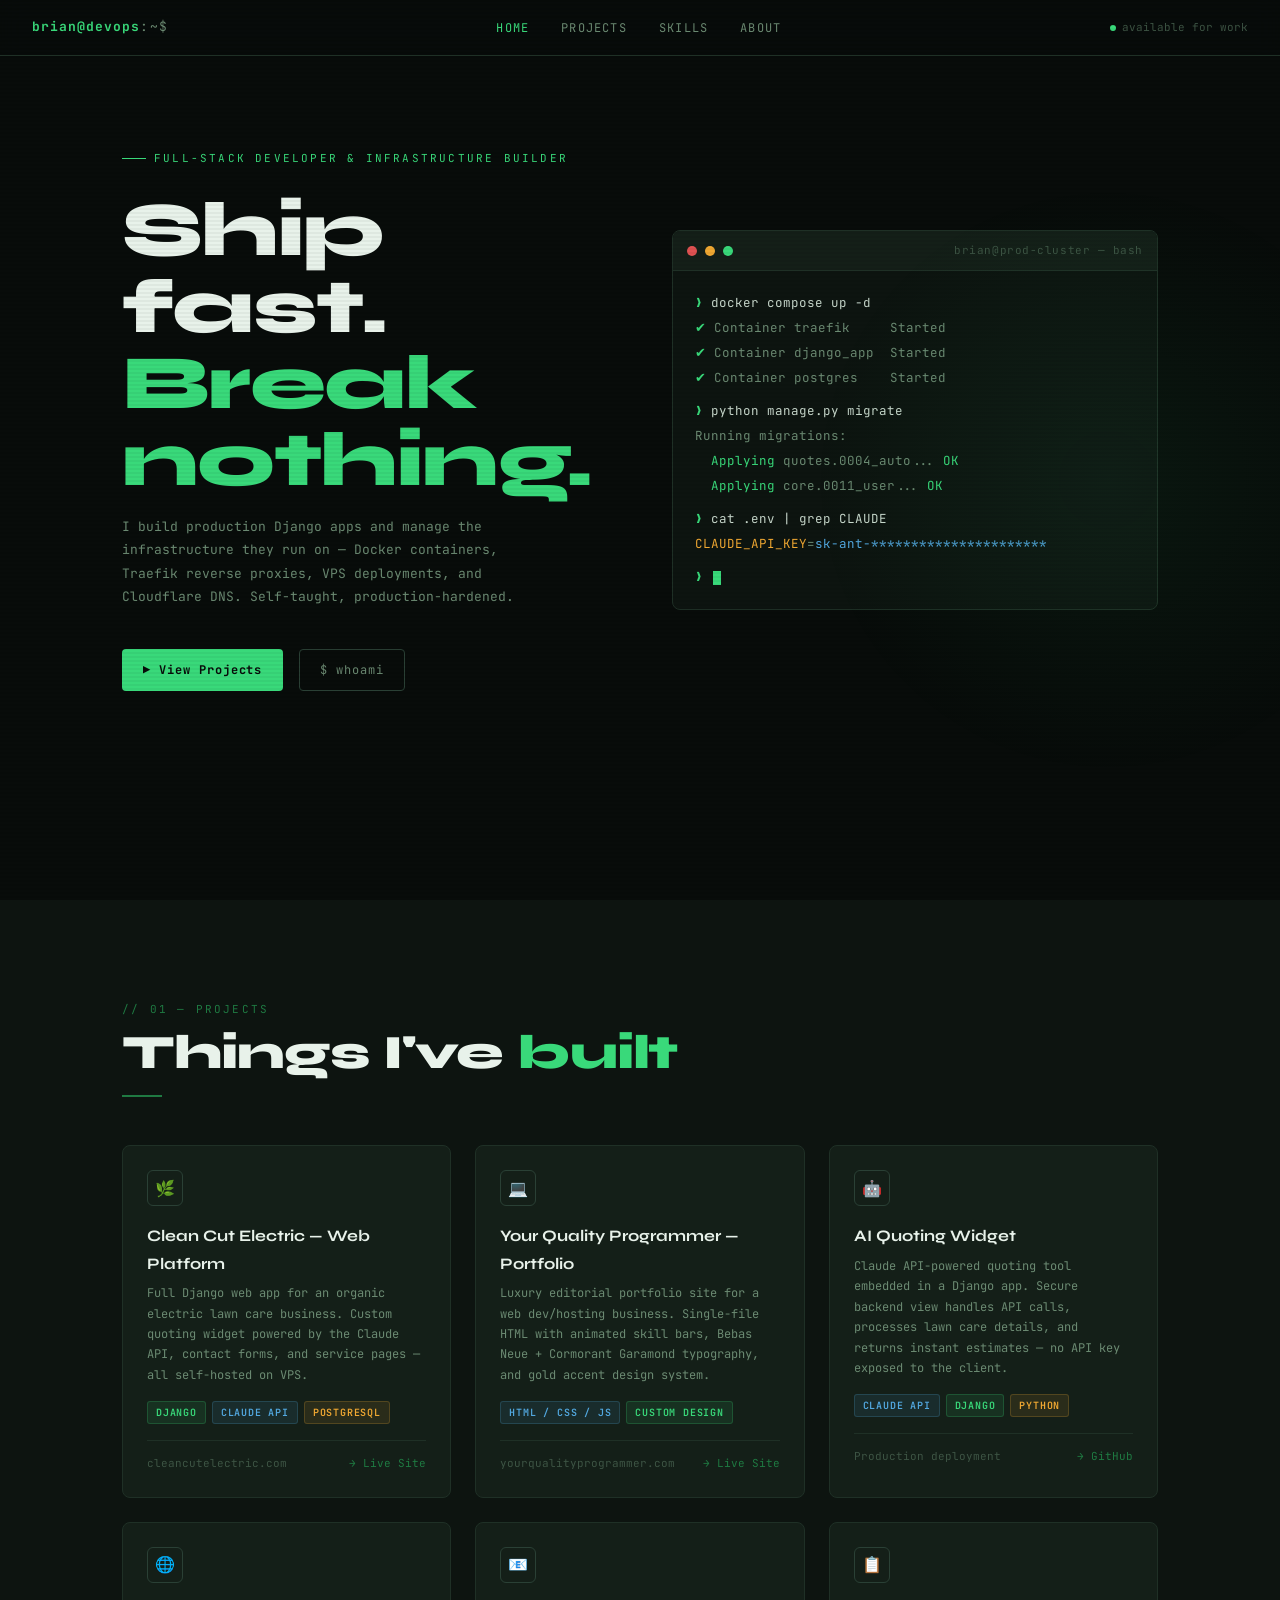
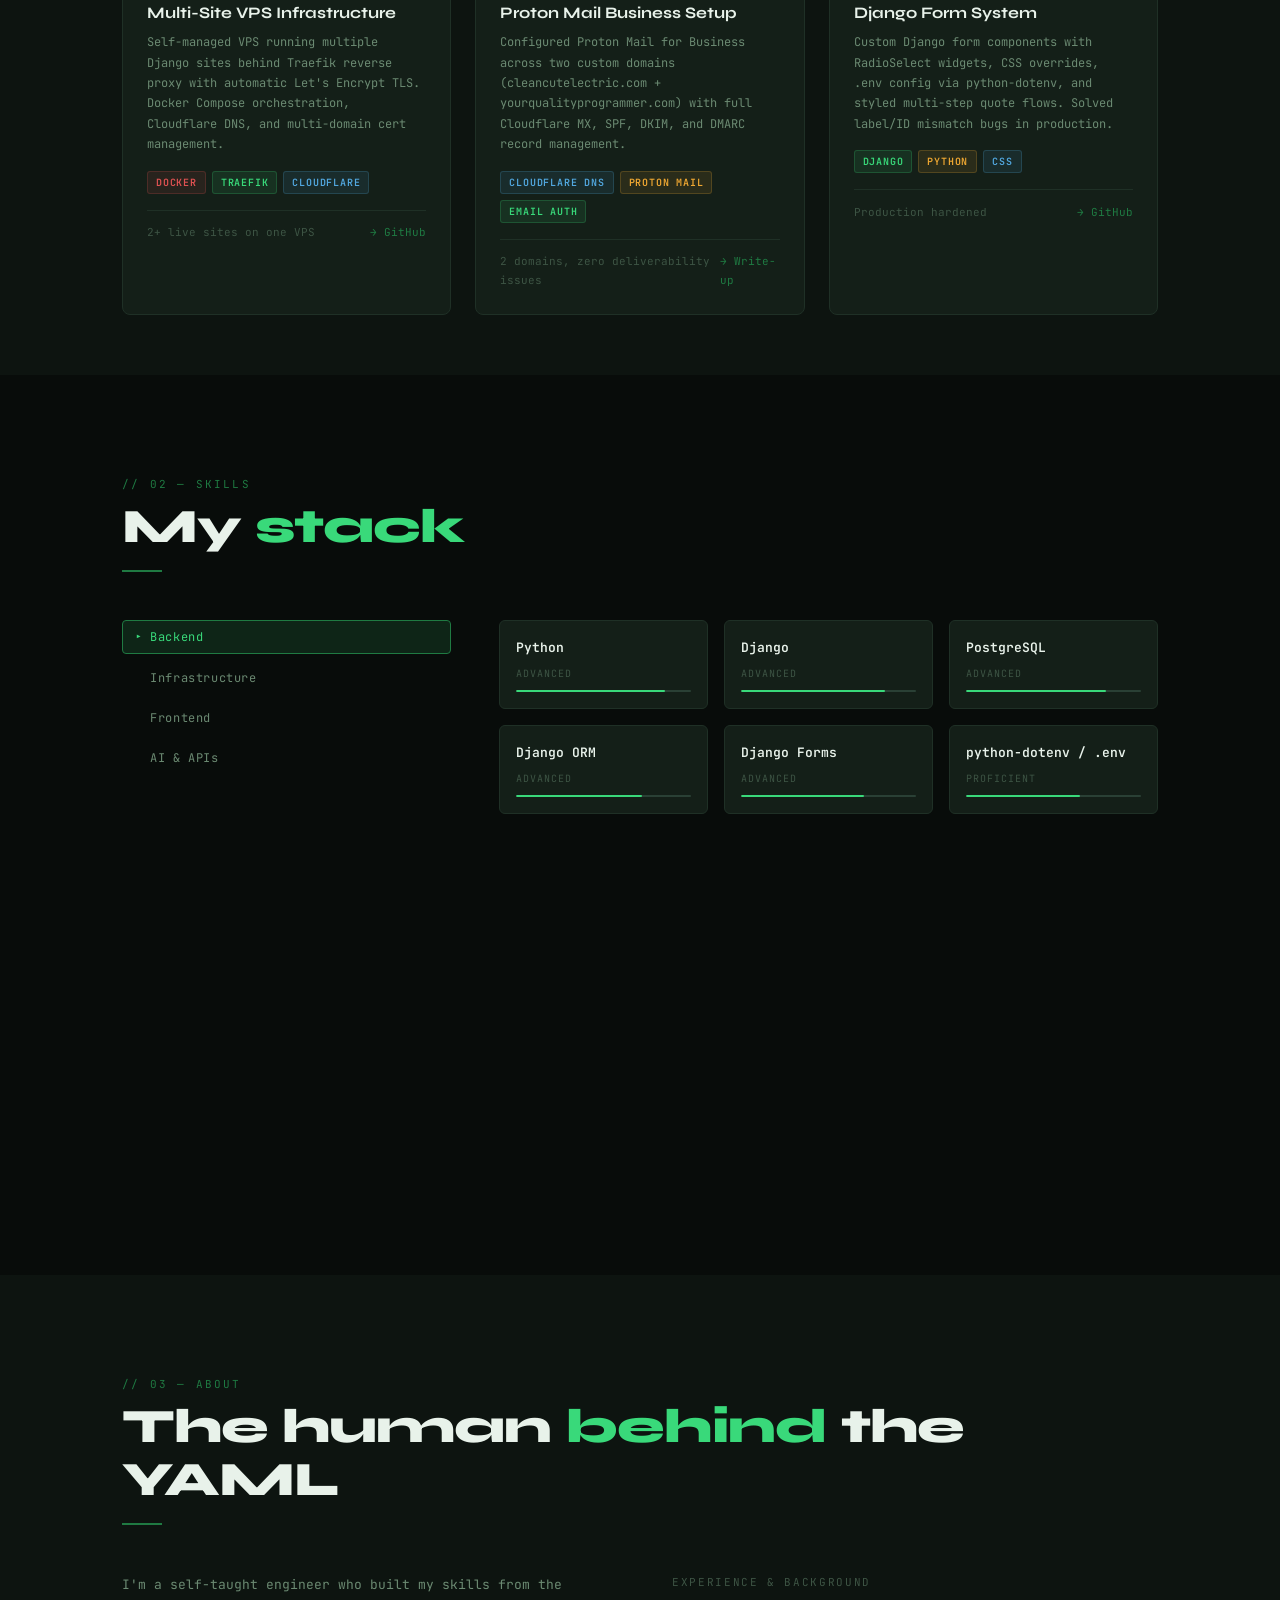
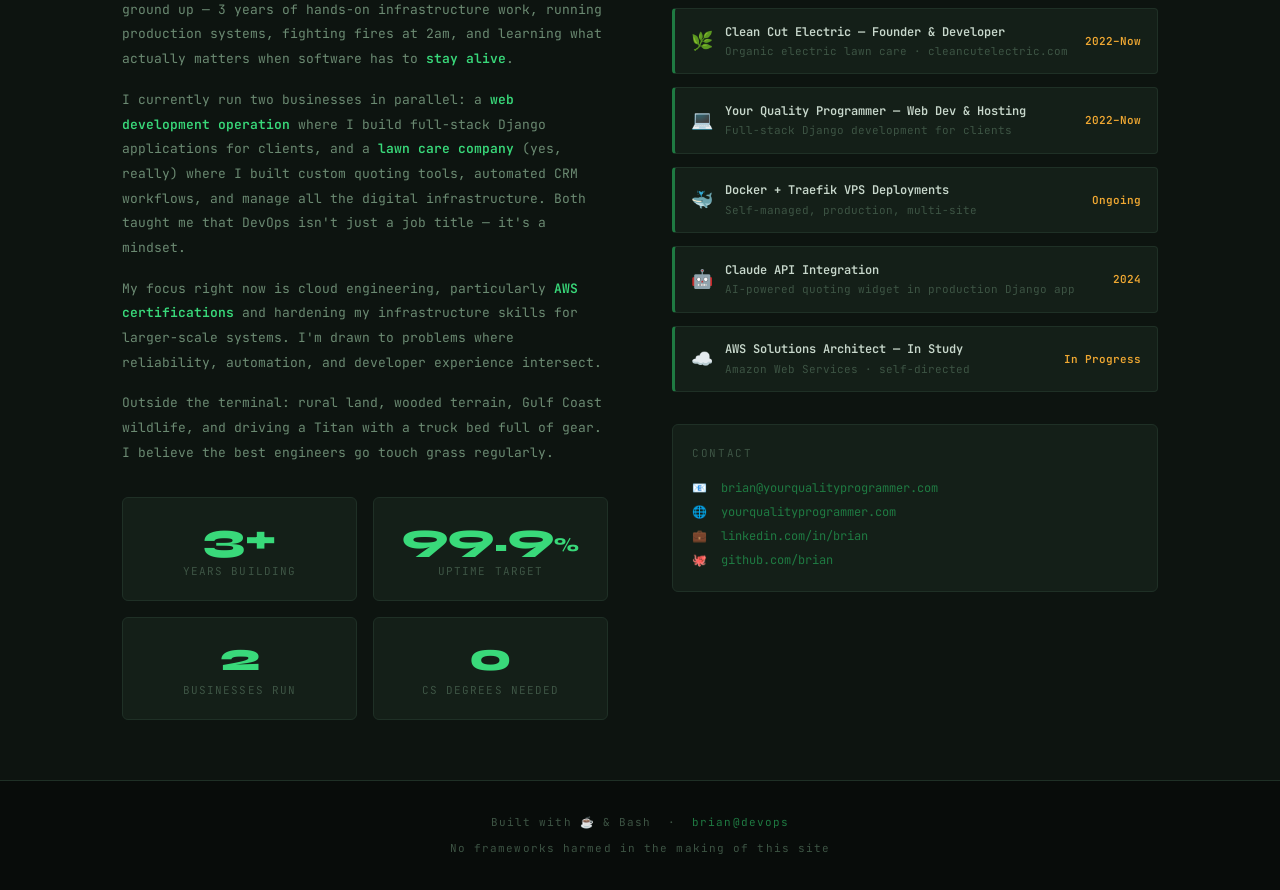
<file: portfolio/app/templates/devops/updated_devops.html>
<!DOCTYPE html>
<html lang="en">
<head>
  <meta charset="UTF-8">
  <meta name="viewport" content="width=device-width, initial-scale=1.0">
  <title>Brian Carter — DevOps Engineer</title>
  <link rel="preconnect" href="https://fonts.googleapis.com">
  <link href="https://fonts.googleapis.com/css2?family=JetBrains+Mono:wght@300;400;600;700&family=Syne:wght@400;700;800&display=swap" rel="stylesheet">
  <style>
    *, *::before, *::after { box-sizing: border-box; margin: 0; padding: 0; }

    :root {
      --bg: #080c0a;
      --bg2: #0d1410;
      --bg3: #111a14;
      --surface: #141f18;
      --surface2: #1a2820;
      --border: #1f3026;
      --border2: #2a4035;
      --green: #39d97a;
      --green-dim: #1f7a42;
      --green-glow: rgba(57,217,122,0.12);
      --amber: #f0a832;
      --amber-dim: #7a5218;
      --red: #e05252;
      --blue: #52a8e0;
      --text: #c8d8cc;
      --text2: #6b8a72;
      --text3: #3d5444;
      --mono: 'JetBrains Mono', monospace;
      --display: 'Syne', sans-serif;
    }

    html { scroll-behavior: smooth; }

    body {
      background: var(--bg);
      color: var(--text);
      font-family: var(--mono);
      font-size: 14px;
      line-height: 1.7;
      overflow-x: hidden;
    }

    /* Scan-line texture */
    body::before {
      content: '';
      position: fixed;
      inset: 0;
      background: repeating-linear-gradient(0deg, transparent, transparent 2px, rgba(0,0,0,0.04) 2px, rgba(0,0,0,0.04) 4px);
      pointer-events: none;
      z-index: 9999;
    }

    /* NAV */
    nav {
      position: fixed;
      top: 0; left: 0; right: 0;
      z-index: 100;
      background: rgba(8,12,10,0.9);
      backdrop-filter: blur(12px);
      border-bottom: 1px solid var(--border);
      padding: 0 2rem;
      height: 56px;
      display: flex;
      align-items: center;
      justify-content: space-between;
    }

    .nav-logo {
      font-family: var(--mono);
      font-weight: 700;
      font-size: 13px;
      color: var(--green);
      letter-spacing: 0.08em;
    }

    .nav-logo span { color: var(--text2); font-weight: 400; }

    nav ul {
      list-style: none;
      display: flex;
      gap: 2rem;
    }

    nav a {
      color: var(--text2);
      text-decoration: none;
      font-size: 12px;
      letter-spacing: 0.1em;
      text-transform: uppercase;
      transition: color 0.2s;
    }

    nav a:hover { color: var(--green); }

    .nav-status {
      display: flex;
      align-items: center;
      gap: 6px;
      font-size: 11px;
      color: var(--text3);
    }

    .status-dot {
      width: 6px;
      height: 6px;
      border-radius: 50%;
      background: var(--green);
      animation: pulse 2s infinite;
    }

    @keyframes pulse {
      0%, 100% { opacity: 1; }
      50% { opacity: 0.3; }
    }

    /* SECTIONS */
    section {
      min-height: 100vh;
      padding: 100px 0 60px;
    }

    .container {
      max-width: 1100px;
      margin: 0 auto;
      padding: 0 2rem;
    }

    /* HERO */
    #intro {
      display: flex;
      align-items: center;
      padding-top: 0;
      position: relative;
      overflow: hidden;
    }

    .hero-grid {
      display: grid;
      grid-template-columns: 1fr 1fr;
      gap: 4rem;
      align-items: center;
      width: 100%;
      max-width: 1100px;
      margin: 0 auto;
      padding: 0 2rem;
    }

    /* Radial glow behind hero */
    #intro::after {
      content: '';
      position: absolute;
      top: 20%;
      right: -10%;
      width: 600px;
      height: 600px;
      background: radial-gradient(circle, rgba(57,217,122,0.06) 0%, transparent 70%);
      pointer-events: none;
    }

    .hero-label {
      font-size: 11px;
      letter-spacing: 0.2em;
      text-transform: uppercase;
      color: var(--green);
      margin-bottom: 1.5rem;
      display: flex;
      align-items: center;
      gap: 8px;
    }

    .hero-label::before {
      content: '';
      display: inline-block;
      width: 24px;
      height: 1px;
      background: var(--green);
    }

    h1 {
      font-family: var(--display);
      font-size: clamp(3rem, 6vw, 5.5rem);
      font-weight: 800;
      line-height: 1.0;
      color: #e8f2ea;
      margin-bottom: 1rem;
      letter-spacing: -0.02em;
    }

    h1 .highlight {
      color: var(--green);
      position: relative;
    }

    .hero-sub {
      font-size: 13px;
      color: var(--text2);
      line-height: 1.8;
      max-width: 400px;
      margin-bottom: 2.5rem;
    }

    .hero-cta {
      display: flex;
      gap: 1rem;
      flex-wrap: wrap;
    }

    .btn {
      display: inline-flex;
      align-items: center;
      gap: 8px;
      padding: 10px 20px;
      font-family: var(--mono);
      font-size: 12px;
      letter-spacing: 0.08em;
      text-decoration: none;
      border-radius: 4px;
      cursor: pointer;
      transition: all 0.2s;
      border: 1px solid transparent;
    }

    .btn-primary {
      background: var(--green);
      color: #080c0a;
      font-weight: 700;
    }

    .btn-primary:hover {
      background: #4df090;
      transform: translateY(-1px);
    }

    .btn-outline {
      border-color: var(--border2);
      color: var(--text2);
    }

    .btn-outline:hover {
      border-color: var(--green-dim);
      color: var(--green);
    }

    /* Terminal panel */
    .terminal {
      background: var(--bg2);
      border: 1px solid var(--border);
      border-radius: 8px;
      overflow: hidden;
      font-family: var(--mono);
      animation: fadeUp 0.8s 0.3s both;
    }

    @keyframes fadeUp {
      from { opacity: 0; transform: translateY(20px); }
      to { opacity: 1; transform: translateY(0); }
    }

    .terminal-header {
      background: var(--surface);
      padding: 10px 14px;
      display: flex;
      align-items: center;
      gap: 8px;
      border-bottom: 1px solid var(--border);
    }

    .t-dot {
      width: 10px;
      height: 10px;
      border-radius: 50%;
    }

    .t-dot-r { background: #e05252; }
    .t-dot-y { background: #f0a832; }
    .t-dot-g { background: #39d97a; }

    .t-title {
      margin-left: auto;
      font-size: 11px;
      color: var(--text3);
      letter-spacing: 0.05em;
    }

    .terminal-body {
      padding: 1.2rem 1.4rem;
      font-size: 12.5px;
      line-height: 2;
    }

    .t-prompt { color: var(--green); }
    .t-cmd { color: var(--text); }
    .t-out { color: var(--text2); }
    .t-key { color: var(--amber); }
    .t-val { color: var(--blue); }
    .t-comment { color: var(--text3); }

    .cursor {
      display: inline-block;
      width: 8px;
      height: 14px;
      background: var(--green);
      vertical-align: middle;
      margin-left: 2px;
      animation: blink 1.2s step-end infinite;
    }

    @keyframes blink {
      0%, 100% { opacity: 1; }
      50% { opacity: 0; }
    }

    /* SECTION HEADERS */
    .section-header {
      margin-bottom: 3rem;
    }

    .section-tag {
      font-size: 11px;
      letter-spacing: 0.2em;
      text-transform: uppercase;
      color: var(--green-dim);
      margin-bottom: 0.5rem;
    }

    h2 {
      font-family: var(--display);
      font-size: clamp(2rem, 4vw, 3rem);
      font-weight: 800;
      color: #e8f2ea;
      line-height: 1.1;
      letter-spacing: -0.02em;
    }

    h2 em {
      font-style: normal;
      color: var(--green);
    }

    .section-line {
      width: 40px;
      height: 2px;
      background: var(--green-dim);
      margin-top: 1rem;
    }

    /* PROJECTS */
    #projects { background: var(--bg2); }

    .projects-grid {
      display: grid;
      grid-template-columns: repeat(auto-fill, minmax(300px, 1fr));
      gap: 1.5rem;
    }

    .project-card {
      background: var(--surface);
      border: 1px solid var(--border);
      border-radius: 8px;
      padding: 1.5rem;
      transition: all 0.25s;
      position: relative;
      overflow: hidden;
    }

    .project-card::before {
      content: '';
      position: absolute;
      top: 0; left: 0; right: 0;
      height: 2px;
      background: var(--green-dim);
      transform: scaleX(0);
      transform-origin: left;
      transition: transform 0.3s;
    }

    .project-card:hover {
      border-color: var(--border2);
      background: var(--surface2);
      transform: translateY(-2px);
    }

    .project-card:hover::before { transform: scaleX(1); }

    .project-icon {
      width: 36px;
      height: 36px;
      border: 1px solid var(--border2);
      border-radius: 6px;
      display: flex;
      align-items: center;
      justify-content: center;
      margin-bottom: 1rem;
      font-size: 16px;
    }

    .project-name {
      font-family: var(--display);
      font-size: 16px;
      font-weight: 700;
      color: #e8f2ea;
      margin-bottom: 0.4rem;
    }

    .project-desc {
      font-size: 12px;
      color: var(--text2);
      line-height: 1.7;
      margin-bottom: 1rem;
    }

    .project-tags {
      display: flex;
      flex-wrap: wrap;
      gap: 6px;
      margin-bottom: 1rem;
    }

    .tag {
      padding: 2px 8px;
      border-radius: 3px;
      font-size: 10px;
      letter-spacing: 0.08em;
      text-transform: uppercase;
      font-weight: 600;
    }

    .tag-green { background: rgba(57,217,122,0.1); color: var(--green); border: 1px solid rgba(57,217,122,0.2); }
    .tag-amber { background: rgba(240,168,50,0.1); color: var(--amber); border: 1px solid rgba(240,168,50,0.2); }
    .tag-blue  { background: rgba(82,168,224,0.1); color: var(--blue); border: 1px solid rgba(82,168,224,0.2); }
    .tag-red   { background: rgba(224,82,82,0.1); color: var(--red); border: 1px solid rgba(224,82,82,0.2); }

    .project-meta {
      display: flex;
      justify-content: space-between;
      align-items: center;
      font-size: 11px;
      color: var(--text3);
      border-top: 1px solid var(--border);
      padding-top: 0.8rem;
    }

    .project-link {
      color: var(--green-dim);
      text-decoration: none;
      font-size: 11px;
      transition: color 0.2s;
    }

    .project-link:hover { color: var(--green); }

    /* SKILLS */
    .skills-layout {
      display: grid;
      grid-template-columns: 1fr 2fr;
      gap: 3rem;
      align-items: start;
    }

    .skills-categories {
      display: flex;
      flex-direction: column;
      gap: 0.4rem;
      position: sticky;
      top: 80px;
    }

    .skill-cat-btn {
      background: none;
      border: 1px solid transparent;
      padding: 8px 12px;
      font-family: var(--mono);
      font-size: 12px;
      color: var(--text2);
      text-align: left;
      cursor: pointer;
      border-radius: 4px;
      transition: all 0.15s;
      letter-spacing: 0.05em;
    }

    .skill-cat-btn:hover {
      color: var(--text);
      border-color: var(--border);
    }

    .skill-cat-btn.active {
      color: var(--green);
      border-color: var(--green-dim);
      background: var(--green-glow);
    }

    .skill-cat-btn::before {
      content: '▸ ';
      opacity: 0;
      transition: opacity 0.15s;
    }

    .skill-cat-btn.active::before,
    .skill-cat-btn:hover::before { opacity: 1; }

    .skills-panel { display: none; }
    .skills-panel.active { display: block; }

    .skill-grid {
      display: grid;
      grid-template-columns: repeat(auto-fill, minmax(200px, 1fr));
      gap: 1rem;
    }

    .skill-item {
      background: var(--surface);
      border: 1px solid var(--border);
      border-radius: 6px;
      padding: 1rem;
      transition: border-color 0.2s;
    }

    .skill-item:hover { border-color: var(--border2); }

    .skill-name {
      font-size: 13px;
      color: #e8f2ea;
      margin-bottom: 6px;
      font-weight: 600;
    }

    .skill-level-label {
      font-size: 10px;
      color: var(--text3);
      letter-spacing: 0.1em;
      text-transform: uppercase;
      margin-bottom: 8px;
    }

    .skill-bar-bg {
      height: 2px;
      background: var(--border2);
      border-radius: 2px;
      overflow: hidden;
    }

    .skill-bar-fill {
      height: 100%;
      background: var(--green);
      border-radius: 2px;
      transition: width 0.8s cubic-bezier(0.25, 0.46, 0.45, 0.94);
      width: 0;
    }

    .skill-item.visible .skill-bar-fill { width: var(--pct); }

    /* ABOUT */
    #about { background: var(--bg2); }

    .about-layout {
      display: grid;
      grid-template-columns: 1fr 1fr;
      gap: 4rem;
      align-items: start;
    }

    .about-text p {
      color: var(--text2);
      font-size: 13px;
      line-height: 1.9;
      margin-bottom: 1rem;
    }

    .about-text p strong {
      color: var(--green);
      font-weight: 600;
    }

    .stat-grid {
      display: grid;
      grid-template-columns: 1fr 1fr;
      gap: 1rem;
      margin-top: 2rem;
    }

    .stat-box {
      background: var(--surface);
      border: 1px solid var(--border);
      border-radius: 6px;
      padding: 1.2rem;
      text-align: center;
    }

    .stat-num {
      font-family: var(--display);
      font-size: 2.5rem;
      font-weight: 800;
      color: var(--green);
      line-height: 1;
    }

    .stat-label {
      font-size: 11px;
      color: var(--text3);
      letter-spacing: 0.1em;
      text-transform: uppercase;
      margin-top: 4px;
    }

    .cert-list {
      display: flex;
      flex-direction: column;
      gap: 0.8rem;
    }

    .cert-item {
      background: var(--surface);
      border: 1px solid var(--border);
      border-left: 3px solid var(--green-dim);
      border-radius: 4px;
      padding: 0.8rem 1rem;
      display: flex;
      align-items: center;
      gap: 12px;
    }

    .cert-icon { font-size: 18px; }

    .cert-name {
      font-size: 12px;
      color: var(--text);
      font-weight: 600;
    }

    .cert-org {
      font-size: 11px;
      color: var(--text3);
    }

    .cert-year {
      margin-left: auto;
      font-size: 11px;
      color: var(--amber);
      font-weight: 600;
    }

    /* FOOTER */
    footer {
      background: var(--bg);
      border-top: 1px solid var(--border);
      padding: 2rem;
      text-align: center;
      font-size: 11px;
      color: var(--text3);
      letter-spacing: 0.1em;
    }

    footer a {
      color: var(--green-dim);
      text-decoration: none;
    }

    footer a:hover { color: var(--green); }

    /* ANIMATIONS */
    .fade-in {
      opacity: 0;
      transform: translateY(16px);
      transition: opacity 0.6s, transform 0.6s;
    }

    .fade-in.visible {
      opacity: 1;
      transform: none;
    }

    /* RESPONSIVE */
    @media (max-width: 768px) {
      .hero-grid { grid-template-columns: 1fr; gap: 2rem; }
      .skills-layout { grid-template-columns: 1fr; }
      .skills-categories { flex-direction: row; flex-wrap: wrap; position: static; }
      .about-layout { grid-template-columns: 1fr; gap: 2rem; }
      nav ul { display: none; }
      h1 { font-size: 2.8rem; }
    }
  </style>
</head>
<body>

<!-- NAV -->
<nav>
  <div class="nav-logo">brian@devops<span>:~$</span></div>
  <ul>
    <li><a href="#intro">home</a></li>
    <li><a href="#projects">projects</a></li>
    <li><a href="#skills">skills</a></li>
    <li><a href="#about">about</a></li>
  </ul>
  <div class="nav-status">
    <div class="status-dot"></div>
    available for work
  </div>
</nav>

<!-- HERO -->
<section id="intro">
  <div class="hero-grid">
    <div style="animation: fadeUp 0.7s both;">
      <div class="hero-label">Full-Stack Developer & Infrastructure Builder</div>
      <h1>Ship fast.<br><span class="highlight">Break nothing.</span></h1>
      <p class="hero-sub">
        I build production Django apps and manage the infrastructure they run on — Docker containers, Traefik reverse proxies, VPS deployments, and Cloudflare DNS. Self-taught, production-hardened.
      </p>
      <div class="hero-cta">
        <a href="#projects" class="btn btn-primary">▶ View Projects</a>
        <a href="#about" class="btn btn-outline">$ whoami</a>
      </div>
    </div>

    <div class="terminal">
      <div class="terminal-header">
        <div class="t-dot t-dot-r"></div>
        <div class="t-dot t-dot-y"></div>
        <div class="t-dot t-dot-g"></div>
        <div class="t-title">brian@prod-cluster — bash</div>
      </div>
      <div class="terminal-body">
        <div><span class="t-prompt">❯</span> <span class="t-cmd">docker compose up -d</span></div>
        <div class="t-out"><span style="color:var(--green)">✔</span> Container traefik&nbsp;&nbsp;&nbsp;&nbsp;&nbsp;Started</div>
        <div class="t-out"><span style="color:var(--green)">✔</span> Container django_app&nbsp;&nbsp;Started</div>
        <div class="t-out"><span style="color:var(--green)">✔</span> Container postgres&nbsp;&nbsp;&nbsp;&nbsp;Started</div>
        <div style="margin-top: 0.5rem;"><span class="t-prompt">❯</span> <span class="t-cmd">python manage.py migrate</span></div>
        <div class="t-out">Running migrations:</div>
        <div class="t-out">&nbsp;&nbsp;<span style="color:var(--green)">Applying</span> quotes.0004_auto... <span style="color:var(--green)">OK</span></div>
        <div class="t-out">&nbsp;&nbsp;<span style="color:var(--green)">Applying</span> core.0011_user... <span style="color:var(--green)">OK</span></div>
        <div style="margin-top: 0.5rem;"><span class="t-prompt">❯</span> <span class="t-cmd">cat .env | grep CLAUDE</span></div>
        <div class="t-out"><span class="t-key">CLAUDE_API_KEY</span>=<span class="t-val">sk-ant-**********************</span></div>
        <div style="margin-top: 0.5rem;"><span class="t-prompt">❯</span> <span class="cursor"></span></div>
      </div>
    </div>
  </div>
</section>

<!-- PROJECTS -->
<section id="projects">
  <div class="container">
    <div class="section-header fade-in">
      <div class="section-tag">// 01 — projects</div>
      <h2>Things I've <em>built</em></h2>
      <div class="section-line"></div>
    </div>

    <div class="projects-grid">

      <div class="project-card fade-in">
        <div class="project-icon">🌿</div>
        <div class="project-name">Clean Cut Electric — Web Platform</div>
        <div class="project-desc">Full Django web app for an organic electric lawn care business. Custom quoting widget powered by the Claude API, contact forms, and service pages — all self-hosted on VPS.</div>
        <div class="project-tags">
          <span class="tag tag-green">Django</span>
          <span class="tag tag-blue">Claude API</span>
          <span class="tag tag-amber">PostgreSQL</span>
        </div>
        <div class="project-meta">
          <span>cleancutelectric.com</span>
          <a href="#" class="project-link">→ Live Site</a>
        </div>
      </div>

      <div class="project-card fade-in" style="transition-delay:0.1s">
        <div class="project-icon">💻</div>
        <div class="project-name">Your Quality Programmer — Portfolio</div>
        <div class="project-desc">Luxury editorial portfolio site for a web dev/hosting business. Single-file HTML with animated skill bars, Bebas Neue + Cormorant Garamond typography, and gold accent design system.</div>
        <div class="project-tags">
          <span class="tag tag-blue">HTML / CSS / JS</span>
          <span class="tag tag-green">Custom Design</span>
        </div>
        <div class="project-meta">
          <span>yourqualityprogrammer.com</span>
          <a href="#" class="project-link">→ Live Site</a>
        </div>
      </div>

      <div class="project-card fade-in" style="transition-delay:0.2s">
        <div class="project-icon">🤖</div>
        <div class="project-name">AI Quoting Widget</div>
        <div class="project-desc">Claude API-powered quoting tool embedded in a Django app. Secure backend view handles API calls, processes lawn care details, and returns instant estimates — no API key exposed to the client.</div>
        <div class="project-tags">
          <span class="tag tag-blue">Claude API</span>
          <span class="tag tag-green">Django</span>
          <span class="tag tag-amber">Python</span>
        </div>
        <div class="project-meta">
          <span>Production deployment</span>
          <a href="#" class="project-link">→ GitHub</a>
        </div>
      </div>

      <div class="project-card fade-in" style="transition-delay:0.05s">
        <div class="project-icon">🌐</div>
        <div class="project-name">Multi-Site VPS Infrastructure</div>
        <div class="project-desc">Self-managed VPS running multiple Django sites behind Traefik reverse proxy with automatic Let's Encrypt TLS. Docker Compose orchestration, Cloudflare DNS, and multi-domain cert management.</div>
        <div class="project-tags">
          <span class="tag tag-red">Docker</span>
          <span class="tag tag-green">Traefik</span>
          <span class="tag tag-blue">Cloudflare</span>
        </div>
        <div class="project-meta">
          <span>2+ live sites on one VPS</span>
          <a href="#" class="project-link">→ GitHub</a>
        </div>
      </div>

      <div class="project-card fade-in" style="transition-delay:0.15s">
        <div class="project-icon">📧</div>
        <div class="project-name">Proton Mail Business Setup</div>
        <div class="project-desc">Configured Proton Mail for Business across two custom domains (cleancutelectric.com + yourqualityprogrammer.com) with full Cloudflare MX, SPF, DKIM, and DMARC record management.</div>
        <div class="project-tags">
          <span class="tag tag-blue">Cloudflare DNS</span>
          <span class="tag tag-amber">Proton Mail</span>
          <span class="tag tag-green">Email Auth</span>
        </div>
        <div class="project-meta">
          <span>2 domains, zero deliverability issues</span>
          <a href="#" class="project-link">→ Write-up</a>
        </div>
      </div>

      <div class="project-card fade-in" style="transition-delay:0.25s">
        <div class="project-icon">📋</div>
        <div class="project-name">Django Form System</div>
        <div class="project-desc">Custom Django form components with RadioSelect widgets, CSS overrides, .env config via python-dotenv, and styled multi-step quote flows. Solved label/ID mismatch bugs in production.</div>
        <div class="project-tags">
          <span class="tag tag-green">Django</span>
          <span class="tag tag-amber">Python</span>
          <span class="tag tag-blue">CSS</span>
        </div>
        <div class="project-meta">
          <span>Production hardened</span>
          <a href="#" class="project-link">→ GitHub</a>
        </div>
      </div>

    </div>
  </div>
</section>

<!-- SKILLS -->
<section id="skills">
  <div class="container">
    <div class="section-header fade-in">
      <div class="section-tag">// 02 — skills</div>
      <h2>My <em>stack</em></h2>
      <div class="section-line"></div>
    </div>

    <div class="skills-layout">
      <div class="skills-categories">
        <button class="skill-cat-btn active" data-panel="backend">Backend</button>
        <button class="skill-cat-btn" data-panel="infra">Infrastructure</button>
        <button class="skill-cat-btn" data-panel="frontend">Frontend</button>
        <button class="skill-cat-btn" data-panel="ai">AI & APIs</button>
      </div>

      <div>
        <div class="skills-panel active" id="panel-backend">
          <div class="skill-grid">
            <div class="skill-item" style="--pct:85%"><div class="skill-name">Python</div><div class="skill-level-label">Advanced</div><div class="skill-bar-bg"><div class="skill-bar-fill"></div></div></div>
            <div class="skill-item" style="--pct:82%"><div class="skill-name">Django</div><div class="skill-level-label">Advanced</div><div class="skill-bar-bg"><div class="skill-bar-fill"></div></div></div>
            <div class="skill-item" style="--pct:80%"><div class="skill-name">PostgreSQL</div><div class="skill-level-label">Advanced</div><div class="skill-bar-bg"><div class="skill-bar-fill"></div></div></div>
            <div class="skill-item" style="--pct:72%"><div class="skill-name">Django ORM</div><div class="skill-level-label">Advanced</div><div class="skill-bar-bg"><div class="skill-bar-fill"></div></div></div>
            <div class="skill-item" style="--pct:70%"><div class="skill-name">Django Forms</div><div class="skill-level-label">Advanced</div><div class="skill-bar-bg"><div class="skill-bar-fill"></div></div></div>
            <div class="skill-item" style="--pct:65%"><div class="skill-name">python-dotenv / .env</div><div class="skill-level-label">Proficient</div><div class="skill-bar-bg"><div class="skill-bar-fill"></div></div></div>
          </div>
        </div>

        <div class="skills-panel" id="panel-infra">
          <div class="skill-grid">
            <div class="skill-item" style="--pct:85%"><div class="skill-name">Docker</div><div class="skill-level-label">Advanced</div><div class="skill-bar-bg"><div class="skill-bar-fill"></div></div></div>
            <div class="skill-item" style="--pct:80%"><div class="skill-name">Docker Compose</div><div class="skill-level-label">Advanced</div><div class="skill-bar-bg"><div class="skill-bar-fill"></div></div></div>
            <div class="skill-item" style="--pct:78%"><div class="skill-name">Traefik</div><div class="skill-level-label">Advanced</div><div class="skill-bar-bg"><div class="skill-bar-fill"></div></div></div>
            <div class="skill-item" style="--pct:75%"><div class="skill-name">Cloudflare DNS</div><div class="skill-level-label">Advanced</div><div class="skill-bar-bg"><div class="skill-bar-fill"></div></div></div>
            <div class="skill-item" style="--pct:72%"><div class="skill-name">VPS Management</div><div class="skill-level-label">Advanced</div><div class="skill-bar-bg"><div class="skill-bar-fill"></div></div></div>
            <div class="skill-item" style="--pct:70%"><div class="skill-name">Let's Encrypt / TLS</div><div class="skill-level-label">Advanced</div><div class="skill-bar-bg"><div class="skill-bar-fill"></div></div></div>
            <div class="skill-item" style="--pct:65%"><div class="skill-name">Linux / Ubuntu</div><div class="skill-level-label">Proficient</div><div class="skill-bar-bg"><div class="skill-bar-fill"></div></div></div>
            <div class="skill-item" style="--pct:62%"><div class="skill-name">MX / SPF / DKIM</div><div class="skill-level-label">Proficient</div><div class="skill-bar-bg"><div class="skill-bar-fill"></div></div></div>
          </div>
        </div>

        <div class="skills-panel" id="panel-frontend">
          <div class="skill-grid">
            <div class="skill-item" style="--pct:75%"><div class="skill-name">HTML / CSS</div><div class="skill-level-label">Advanced</div><div class="skill-bar-bg"><div class="skill-bar-fill"></div></div></div>
            <div class="skill-item" style="--pct:65%"><div class="skill-name">JavaScript</div><div class="skill-level-label">Proficient</div><div class="skill-bar-bg"><div class="skill-bar-fill"></div></div></div>
            <div class="skill-item" style="--pct:70%"><div class="skill-name">Django Templates</div><div class="skill-level-label">Advanced</div><div class="skill-bar-bg"><div class="skill-bar-fill"></div></div></div>
            <div class="skill-item" style="--pct:60%"><div class="skill-name">CSS Animations</div><div class="skill-level-label">Proficient</div><div class="skill-bar-bg"><div class="skill-bar-fill"></div></div></div>
          </div>
        </div>

        <div class="skills-panel" id="panel-ai">
          <div class="skill-grid">
            <div class="skill-item" style="--pct:80%"><div class="skill-name">Claude API</div><div class="skill-level-label">Advanced</div><div class="skill-bar-bg"><div class="skill-bar-fill"></div></div></div>
            <div class="skill-item" style="--pct:75%"><div class="skill-name">Prompt Engineering</div><div class="skill-level-label">Advanced</div><div class="skill-bar-bg"><div class="skill-bar-fill"></div></div></div>
            <div class="skill-item" style="--pct:70%"><div class="skill-name">API Integration (Django)</div><div class="skill-level-label">Advanced</div><div class="skill-bar-bg"><div class="skill-bar-fill"></div></div></div>
            <div class="skill-item" style="--pct:65%"><div class="skill-name">Secure Key Management</div><div class="skill-level-label">Proficient</div><div class="skill-bar-bg"><div class="skill-bar-fill"></div></div></div>
          </div>
        </div>
      </div>
    </div>
  </div>
</section>

<!-- ABOUT -->
<section id="about">
  <div class="container">
    <div class="section-header fade-in">
      <div class="section-tag">// 03 — about</div>
      <h2>The human <em>behind</em> the YAML</h2>
      <div class="section-line"></div>
    </div>

    <div class="about-layout">
      <div class="about-text fade-in">
        <p>I'm a self-taught engineer who built my skills from the ground up — 3 years of hands-on infrastructure work, running production systems, fighting fires at 2am, and learning what actually matters when software has to <strong>stay alive</strong>.</p>
        <p>I currently run two businesses in parallel: a <strong>web development operation</strong> where I build full-stack Django applications for clients, and a <strong>lawn care company</strong> (yes, really) where I built custom quoting tools, automated CRM workflows, and manage all the digital infrastructure. Both taught me that DevOps isn't just a job title — it's a mindset.</p>
        <p>My focus right now is cloud engineering, particularly <strong>AWS certifications</strong> and hardening my infrastructure skills for larger-scale systems. I'm drawn to problems where reliability, automation, and developer experience intersect.</p>
        <p>Outside the terminal: rural land, wooded terrain, Gulf Coast wildlife, and driving a Titan with a truck bed full of gear. I believe the best engineers go touch grass regularly.</p>

        <div class="stat-grid">
          <div class="stat-box"><div class="stat-num">3+</div><div class="stat-label">Years building</div></div>
          <div class="stat-box"><div class="stat-num">99.9<span style="font-size:1.2rem">%</span></div><div class="stat-label">Uptime target</div></div>
          <div class="stat-box"><div class="stat-num">2</div><div class="stat-label">Businesses run</div></div>
          <div class="stat-box"><div class="stat-num">0</div><div class="stat-label">CS degrees needed</div></div>
        </div>
      </div>

      <div class="fade-in" style="transition-delay:0.15s">
        <div style="font-size:11px;letter-spacing:0.15em;text-transform:uppercase;color:var(--text3);margin-bottom:1rem;">Experience & Background</div>
        <div class="cert-list">
          <div class="cert-item">
            <div class="cert-icon">🌿</div>
            <div><div class="cert-name">Clean Cut Electric — Founder & Developer</div><div class="cert-org">Organic electric lawn care · cleancutelectric.com</div></div>
            <div class="cert-year">2022–Now</div>
          </div>
          <div class="cert-item">
            <div class="cert-icon">💻</div>
            <div><div class="cert-name">Your Quality Programmer — Web Dev & Hosting</div><div class="cert-org">Full-stack Django development for clients</div></div>
            <div class="cert-year">2022–Now</div>
          </div>
          <div class="cert-item">
            <div class="cert-icon">🐳</div>
            <div><div class="cert-name">Docker + Traefik VPS Deployments</div><div class="cert-org">Self-managed, production, multi-site</div></div>
            <div class="cert-year">Ongoing</div>
          </div>
          <div class="cert-item">
            <div class="cert-icon">🤖</div>
            <div><div class="cert-name">Claude API Integration</div><div class="cert-org">AI-powered quoting widget in production Django app</div></div>
            <div class="cert-year">2024</div>
          </div>
          <div class="cert-item">
            <div class="cert-icon">☁️</div>
            <div><div class="cert-name">AWS Solutions Architect — In Study</div><div class="cert-org">Amazon Web Services · self-directed</div></div>
            <div class="cert-year">In Progress</div>
          </div>
        </div>

        <div style="margin-top:2rem;padding:1.2rem;background:var(--surface);border:1px solid var(--border);border-radius:6px;">
          <div style="font-size:11px;letter-spacing:0.15em;text-transform:uppercase;color:var(--text3);margin-bottom:0.8rem;">Contact</div>
          <div style="font-size:12px;color:var(--text2);line-height:2;">
            <div>📧 &nbsp;<a href="mailto:brian@yourqualityprogrammer.com" style="color:var(--green-dim);text-decoration:none;">brian@yourqualityprogrammer.com</a></div>
            <div>🌐 &nbsp;<a href="#" style="color:var(--green-dim);text-decoration:none;">yourqualityprogrammer.com</a></div>
            <div>💼 &nbsp;<a href="#" style="color:var(--green-dim);text-decoration:none;">linkedin.com/in/brian</a></div>
            <div>🐙 &nbsp;<a href="#" style="color:var(--green-dim);text-decoration:none;">github.com/brian</a></div>
          </div>
        </div>
      </div>
    </div>
  </div>
</section>

<footer>
  <div style="margin-bottom:0.5rem;">Built with ☕ &amp; Bash &nbsp;·&nbsp; <a href="#">brian@devops</a></div>
  <div>No frameworks harmed in the making of this site</div>
</footer>

<script>
  // Skill tab switching
  document.querySelectorAll('.skill-cat-btn').forEach(btn => {
    btn.addEventListener('click', () => {
      document.querySelectorAll('.skill-cat-btn').forEach(b => b.classList.remove('active'));
      document.querySelectorAll('.skills-panel').forEach(p => p.classList.remove('active'));
      btn.classList.add('active');
      const panel = document.getElementById('panel-' + btn.dataset.panel);
      panel.classList.add('active');
      // Trigger bar animations
      panel.querySelectorAll('.skill-item').forEach(item => {
        item.classList.remove('visible');
        requestAnimationFrame(() => requestAnimationFrame(() => item.classList.add('visible')));
      });
    });
  });

  // Intersection observer for fade-ins and skill bars
  const io = new IntersectionObserver((entries) => {
    entries.forEach(entry => {
      if (entry.isIntersecting) {
        entry.target.classList.add('visible');
        io.unobserve(entry.target);
      }
    });
  }, { threshold: 0.1 });

  document.querySelectorAll('.fade-in').forEach(el => io.observe(el));
  document.querySelectorAll('.skill-item').forEach(el => io.observe(el));

  // Active nav link highlighting
  const sections = document.querySelectorAll('section');
  const navLinks = document.querySelectorAll('nav a');
  window.addEventListener('scroll', () => {
    let current = '';
    sections.forEach(s => {
      if (window.scrollY >= s.offsetTop - 80) current = s.id;
    });
    navLinks.forEach(a => {
      a.style.color = a.getAttribute('href') === '#' + current ? 'var(--green)' : '';
    });
  });
</script>
</body>
</html>
</file>
